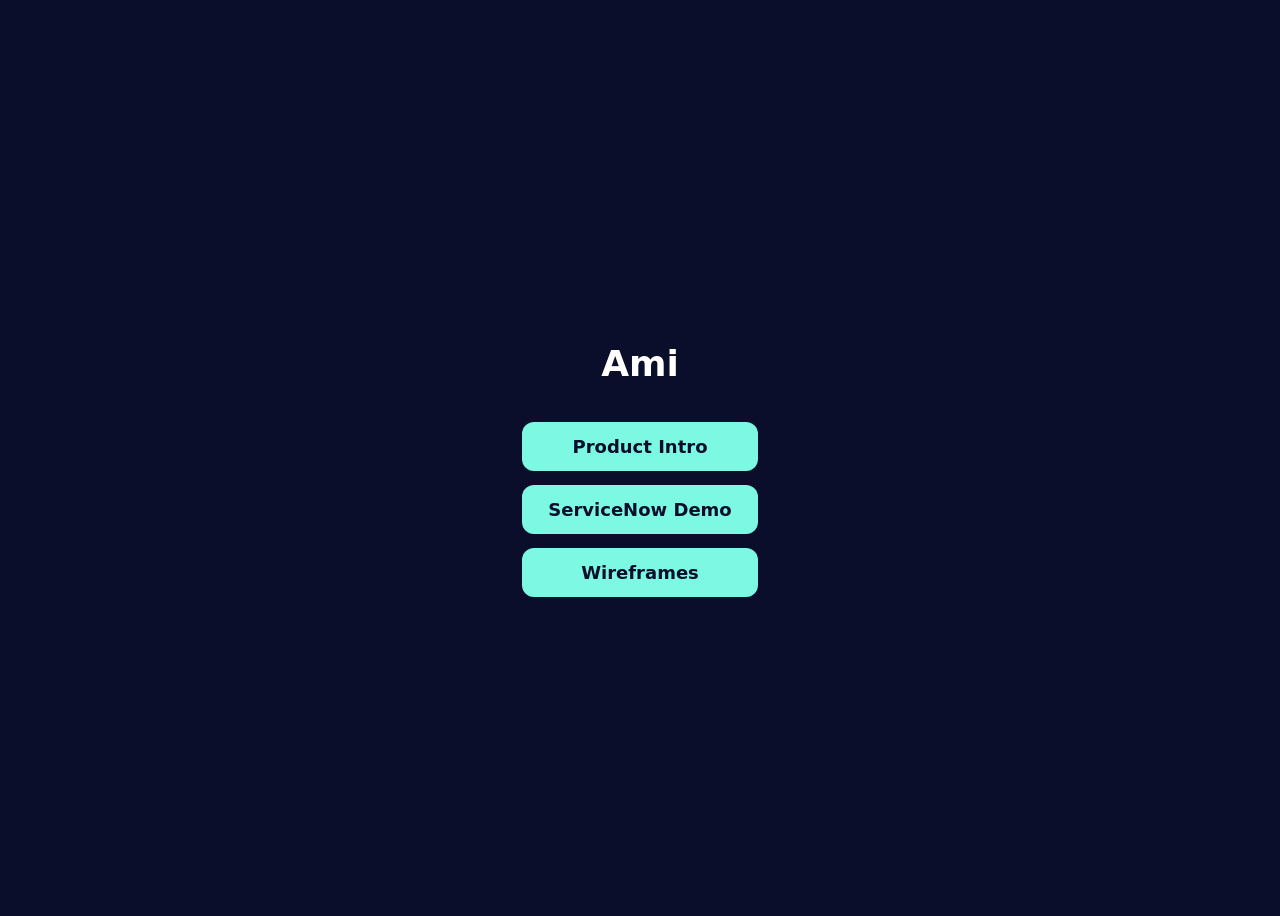
<file: index.html>
﻿<!doctype html><meta charset="utf-8"><meta name="viewport" content="width=device-width,initial-scale=1">
<title>Ami</title>
<style>body{font:18px system-ui;background:#0A0E2A;color:#fff;display:grid;place-content:center;min-height:100vh;gap:14px;text-align:center}
a{color:#0A0E2A;background:#7DF9E3;padding:14px 26px;border-radius:12px;text-decoration:none;font-weight:800}</style>
<h1>Ami</h1>
<a href="apps/product-intro/">Product Intro</a>
<a href="apps/servicenow-demo/">ServiceNow Demo</a>
<a href="design-handoff/wireframes/01-employee-center-home.html">Wireframes</a>
</file>
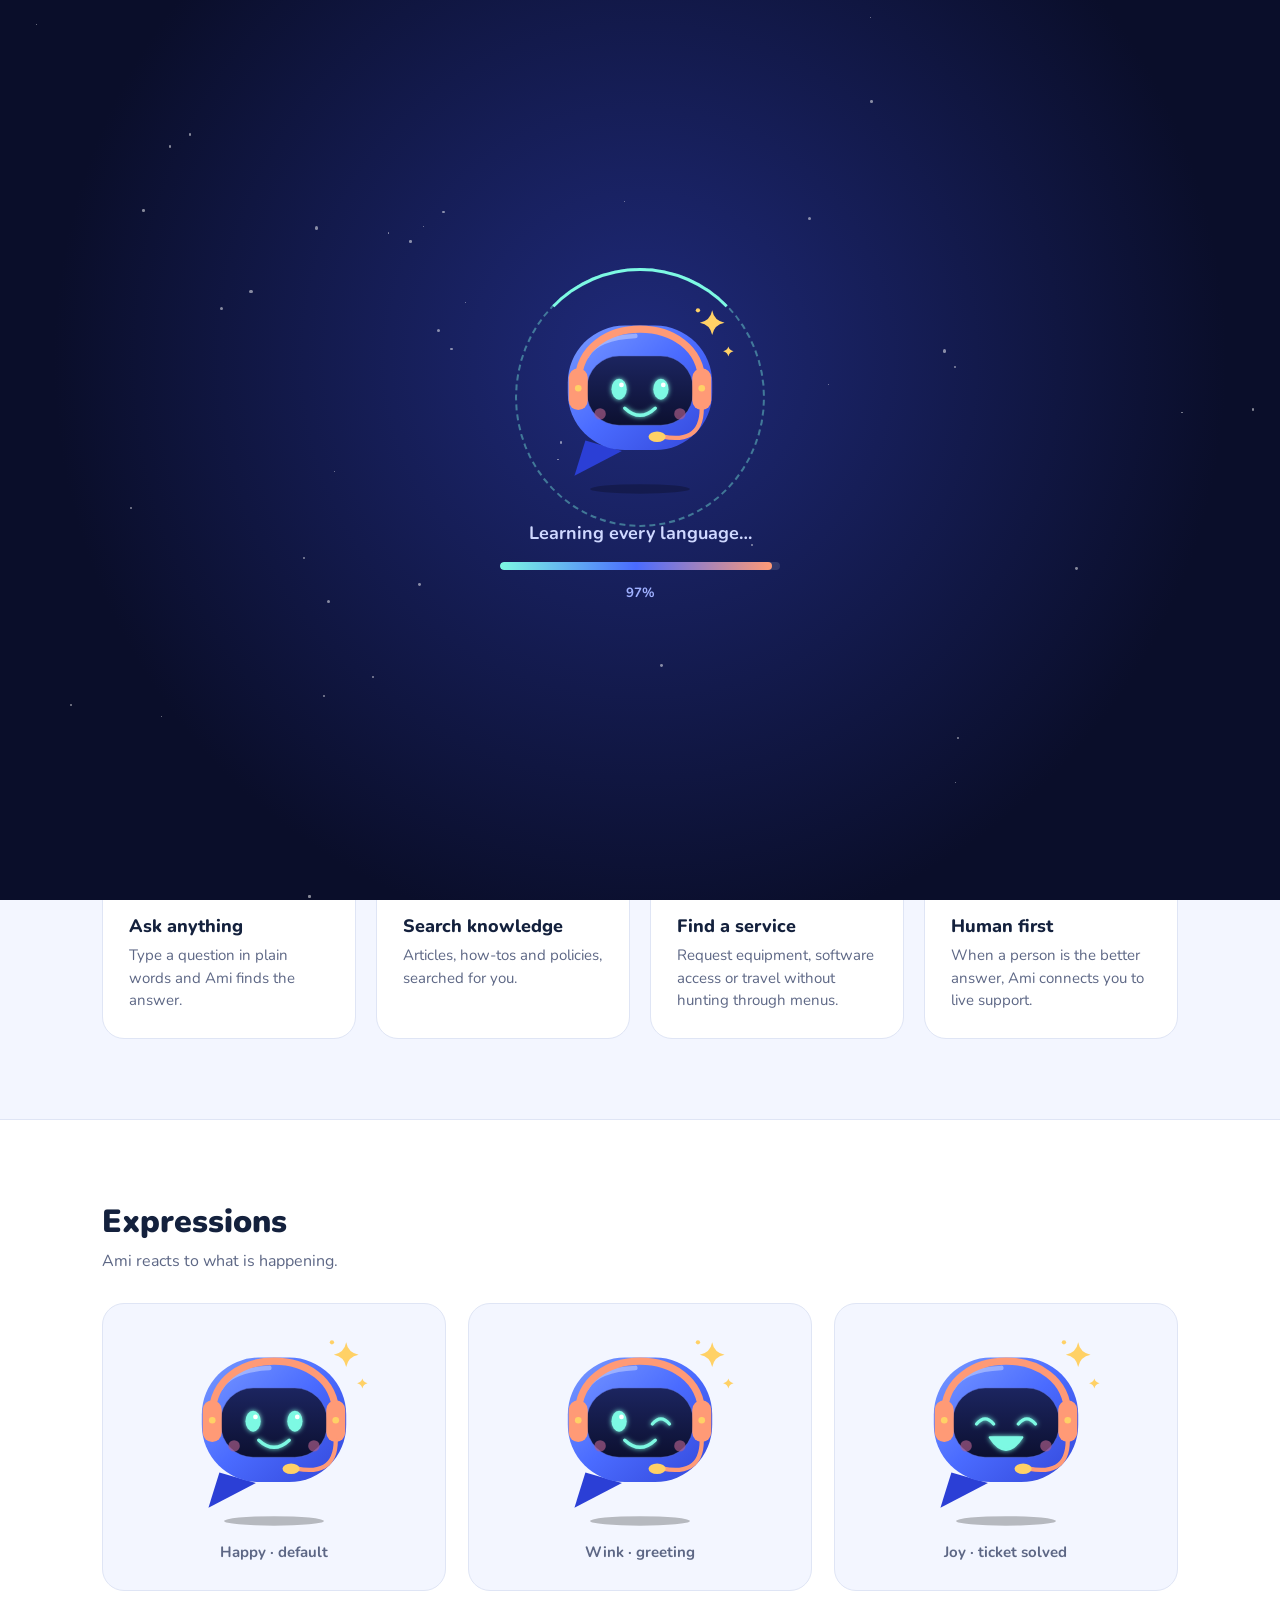
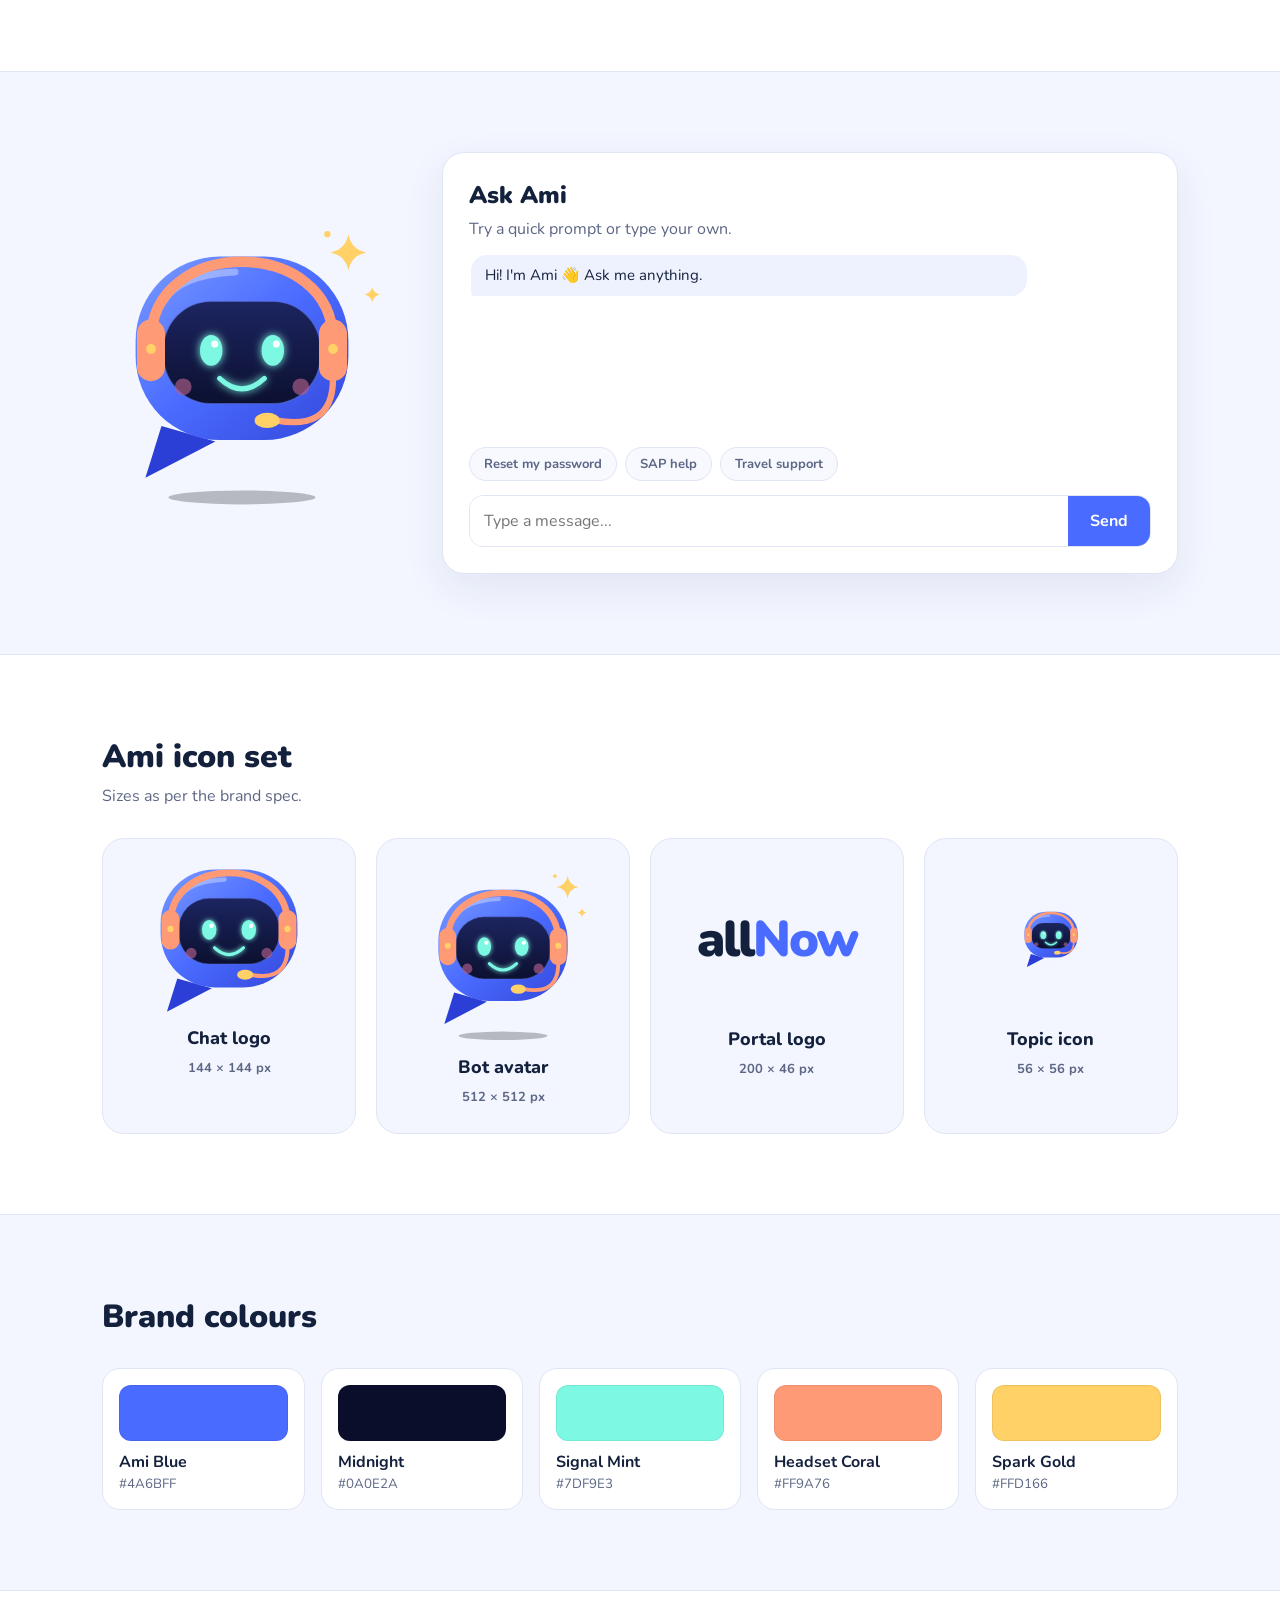
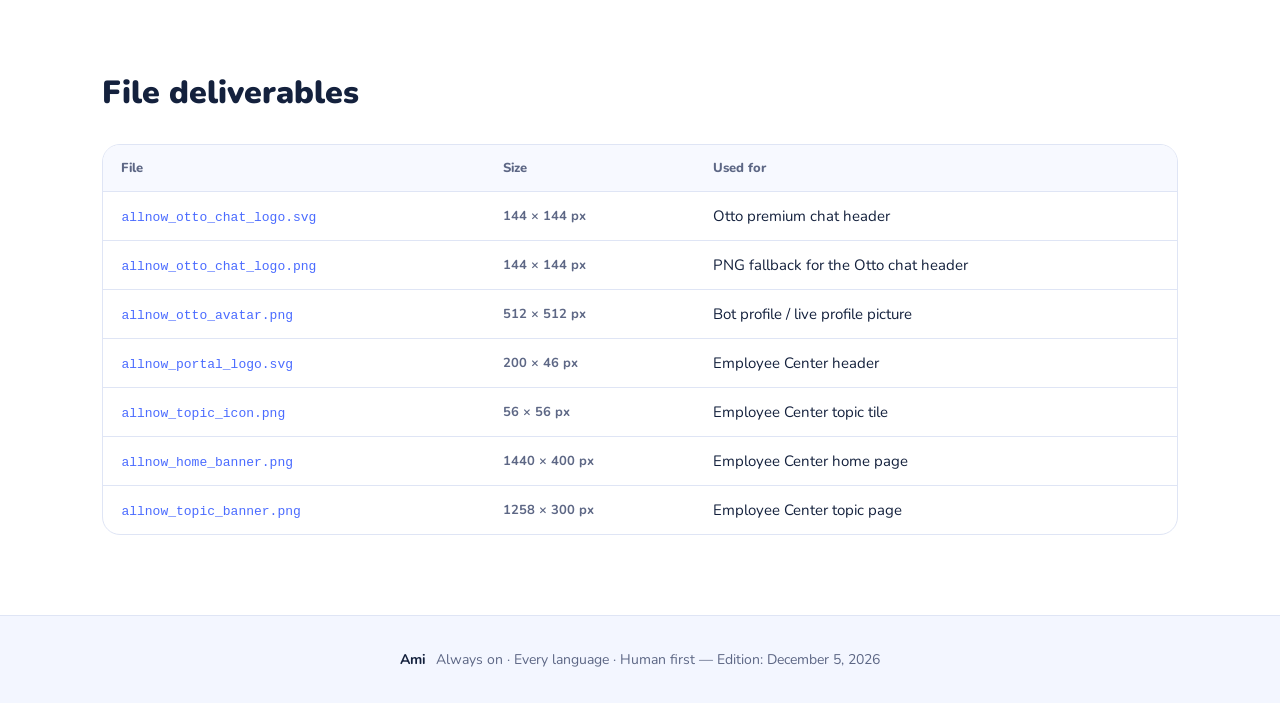
<file: apps/product-intro/index.html>
<!doctype html>
<html lang="en">
<head>
  <meta charset="utf-8">
  <meta name="viewport" content="width=device-width,initial-scale=1">
  <title>Ami · Product introduction</title>
  <link rel="preconnect" href="https://fonts.googleapis.com">
  <link rel="preconnect" href="https://fonts.gstatic.com" crossorigin>
  <link href="https://fonts.googleapis.com/css2?family=Nunito:wght@500;700;900&display=swap" rel="stylesheet">
  <link rel="stylesheet" href="styles.css">
</head>
<body class="is-loading">

  <!-- Loading screen -->
  <div id="loader" role="status" aria-live="polite">
    <div class="starfield"></div>
    <div class="loader-ami" data-ami data-loading></div>
    <p class="loader-text" id="loaderText">Waking up Ami…</p>
    <div class="bar"><span id="barFill"></span></div>
    <small id="barPct">0%</small>
  </div>

  <header class="nav">
    <a class="brand" href="#top"><span class="brand-ami" data-ami data-tight data-calm></span><b>Ami</b></a>
    <nav>
      <a href="#overview" data-i18n="n1">Overview</a>
      <a href="#expressions" data-i18n="n2">Expressions</a>
      <a href="#try" data-i18n="n3">Ask Ami</a>
      <a href="#brand" data-i18n="n4">Brand</a>
      <a href="#files" data-i18n="n5">Files</a>
    </nav>
    <label class="lang">
      <span class="sr" data-i18n="lang_label">Language</span>
      <span aria-hidden="true">🌐</span>
      <select id="lang"></select>
    </label>
  </header>

  <main id="top">
    <!-- Hero -->
    <section class="hero">
      <div class="starfield"></div>
      <div class="hero-ami" id="heroAmi" data-ami></div>
      <div class="hero-copy">
        <p class="eyebrow" data-i18n="eyebrow">Product introduction</p>
        <h1>Ami<i class="spark-dot"></i></h1>
        <p class="tagline" data-i18n="tagline">Your digital service desk colleague</p>
        <div class="pills">
          <span class="pill mint" data-i18n="p1">Always on</span>
          <span class="pill gold" data-i18n="p2">Every language</span>
          <span class="pill coral" data-i18n="p3">Human first</span>
        </div>
        <a class="cta" href="#try" data-i18n="cta">Try Ami</a>
        <p class="locale-chip" id="localeChip"></p>
        <p class="hint" data-i18n="hint">Move your mouse, hover or click Ami</p>
      </div>
    </section>

    <!-- Overview -->
    <section id="overview" class="section">
      <div class="head reveal">
        <h2 data-i18n="over_t">What Ami does</h2>
        <p data-i18n="over_s"></p>
      </div>
      <div class="feat">
        <article class="card reveal"><i>💬</i><h3 data-i18n="c1t"></h3><p data-i18n="c1d"></p></article>
        <article class="card reveal"><i>🔎</i><h3 data-i18n="c2t"></h3><p data-i18n="c2d"></p></article>
        <article class="card reveal"><i>🧭</i><h3 data-i18n="c3t"></h3><p data-i18n="c3d"></p></article>
        <article class="card reveal"><i>🤝</i><h3 data-i18n="c4t"></h3><p data-i18n="c4d"></p></article>
      </div>
    </section>

    <!-- Expressions -->
    <section id="expressions" class="section alt">
      <div class="head reveal">
        <h2 data-i18n="exp_t">Expressions</h2>
        <p data-i18n="exp_s"></p>
      </div>
      <div class="cards3">
        <article class="card center reveal"><div class="ex" data-ami data-calm data-base="happy"></div><p data-i18n="e1"></p></article>
        <article class="card center reveal"><div class="ex" data-ami data-calm data-base="wink"></div><p data-i18n="e2"></p></article>
        <article class="card center reveal"><div class="ex" data-ami data-calm data-base="joy"></div><p data-i18n="e3"></p></article>
      </div>
    </section>

    <!-- Chat demo -->
    <section id="try" class="section try">
      <div class="try-ami reveal" id="tryAmi" data-ami data-calm></div>
      <div class="panel reveal">
        <h2 data-i18n="try_t">Ask Ami</h2>
        <p class="sub" data-i18n="try_s"></p>
        <div class="msgs" id="msgs">
          <div class="msg bot" data-i18n="greet"></div>
        </div>
        <div class="quick">
          <button type="button" data-q="1" data-i18n="q1"></button>
          <button type="button" data-q="2" data-i18n="q2"></button>
          <button type="button" data-q="3" data-i18n="q3"></button>
        </div>
        <form id="form" autocomplete="off">
          <input id="q" data-i18n-ph="ph" aria-label="Message">
          <button data-i18n="send">Send</button>
        </form>
      </div>
    </section>

    <!-- Icon set (brand spec sizes) -->
    <section id="icons" class="section alt">
      <div class="head reveal">
        <h2 data-i18n="icons_t">Ami icon set</h2>
        <p data-i18n="icons_s"></p>
      </div>
      <div class="icons">
        <article class="card center reveal">
          <div class="ico chat" data-ami data-tight data-calm></div>
          <h3 data-i18n="i1"></h3><small class="dim" data-w="144" data-h="144"></small>
        </article>
        <article class="card center reveal">
          <div class="ico avatar" data-ami data-calm></div>
          <h3 data-i18n="i2"></h3><small class="dim" data-w="512" data-h="512"></small>
        </article>
        <article class="card center reveal">
          <div class="ico portal"><span class="wordmark" dir="ltr"><span>all</span><b>Now</b></span></div>
          <h3 data-i18n="i3"></h3><small class="dim" data-w="200" data-h="46"></small>
        </article>
        <article class="card center reveal">
          <div class="ico topic" data-ami data-tight data-calm></div>
          <h3 data-i18n="i4"></h3><small class="dim" data-w="56" data-h="56"></small>
        </article>
      </div>
    </section>

    <!-- Brand colours -->
    <section id="brand" class="section">
      <div class="head reveal"><h2 data-i18n="brand_t">Brand colours</h2></div>
      <div class="swatches">
        <div class="reveal"><i style="background:#4A6BFF"></i><b>Ami Blue</b><small dir="ltr">#4A6BFF</small></div>
        <div class="reveal"><i style="background:#0A0E2A"></i><b>Midnight</b><small dir="ltr">#0A0E2A</small></div>
        <div class="reveal"><i style="background:#7DF9E3"></i><b>Signal Mint</b><small dir="ltr">#7DF9E3</small></div>
        <div class="reveal"><i style="background:#FF9A76"></i><b>Headset Coral</b><small dir="ltr">#FF9A76</small></div>
        <div class="reveal"><i style="background:#FFD166"></i><b>Spark Gold</b><small dir="ltr">#FFD166</small></div>
      </div>
    </section>

    <!-- File deliverables -->
    <section id="files" class="section alt">
      <div class="head reveal"><h2 data-i18n="files_t">File deliverables</h2></div>
      <div class="table-wrap reveal">
        <table>
          <thead><tr><th data-i18n="th1">File</th><th data-i18n="th2">Size</th><th data-i18n="th3">Used for</th></tr></thead>
          <tbody>
            <tr><td><code dir="ltr">allnow_otto_chat_logo.svg</code></td><td class="dim" data-w="144" data-h="144"></td><td data-i18n="u1"></td></tr>
            <tr><td><code dir="ltr">allnow_otto_chat_logo.png</code></td><td class="dim" data-w="144" data-h="144"></td><td data-i18n="u2"></td></tr>
            <tr><td><code dir="ltr">allnow_otto_avatar.png</code></td><td class="dim" data-w="512" data-h="512"></td><td data-i18n="u3"></td></tr>
            <tr><td><code dir="ltr">allnow_portal_logo.svg</code></td><td class="dim" data-w="200" data-h="46"></td><td data-i18n="u4"></td></tr>
            <tr><td><code dir="ltr">allnow_topic_icon.png</code></td><td class="dim" data-w="56" data-h="56"></td><td data-i18n="u5"></td></tr>
            <tr><td><code dir="ltr">allnow_home_banner.png</code></td><td class="dim" data-w="1440" data-h="400"></td><td data-i18n="u6"></td></tr>
            <tr><td><code dir="ltr">allnow_topic_banner.png</code></td><td class="dim" data-w="1258" data-h="300"></td><td data-i18n="u7"></td></tr>
          </tbody>
        </table>
      </div>
    </section>
  </main>

  <footer><b>Ami</b> <span id="footMeta"></span></footer>

  <script src="i18n.js"></script>
  <script src="app.js" defer></script>
</body>
</html>
</file>
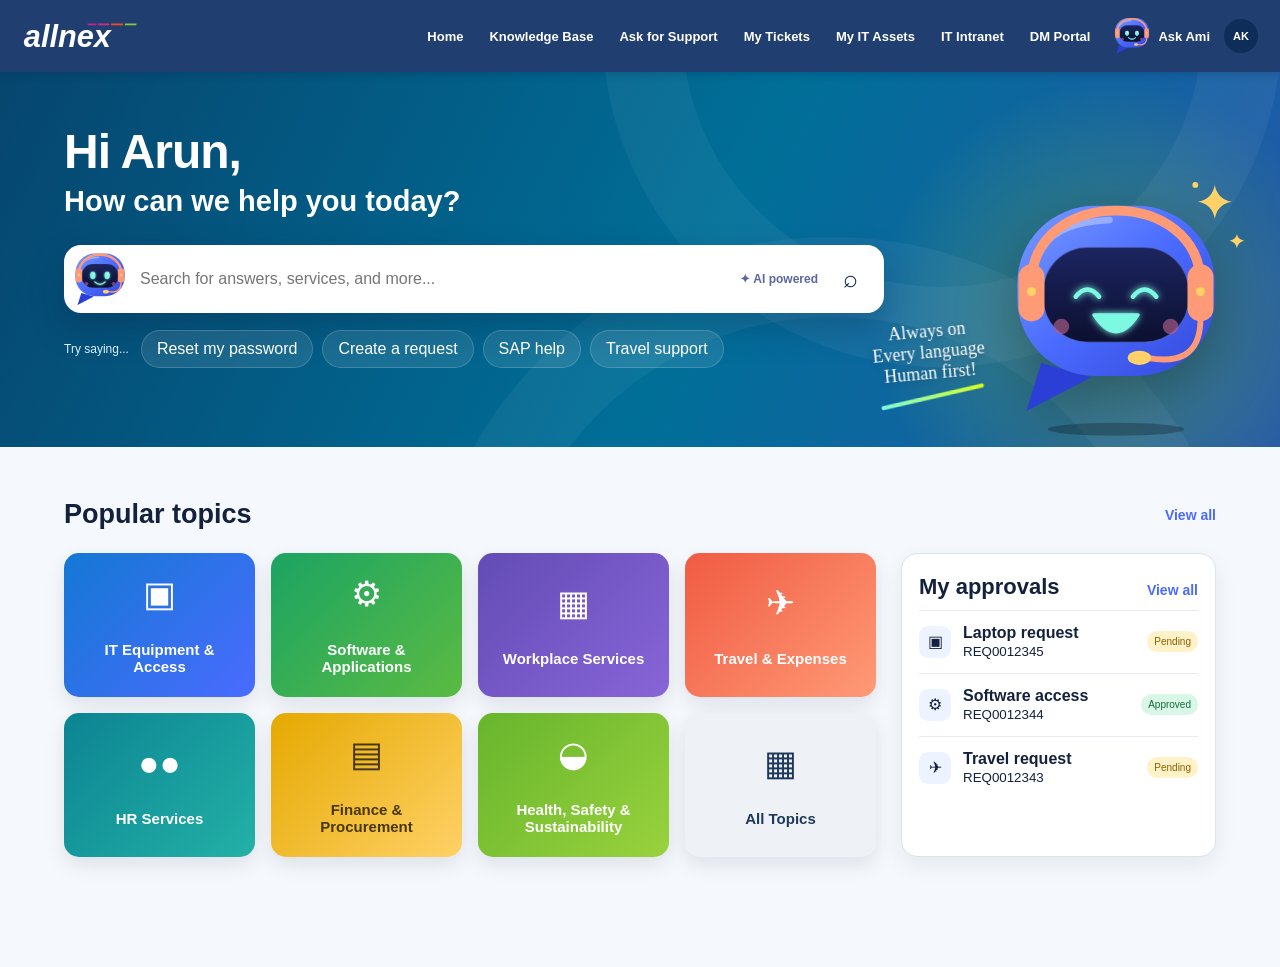
<file: apps/servicenow-demo/index.html>
<!doctype html>
<html lang="en">
<head>
<meta charset="utf-8">
<meta name="viewport" content="width=device-width,initial-scale=1">
<title>allnex Employee Center - Ami</title>
<link rel="stylesheet" href="styles.css">
</head>
<body class="loaded">

<header class="top">
  <div class="logo" aria-label="allnex"><svg viewBox="0 0 330 112" preserveAspectRatio="xMidYMid meet"><text x="5" y="87" font-family="Arial,Helvetica,sans-serif" font-weight="900" font-style="italic" font-size="86" fill="#fff">allnex</text><rect x="183" y="21" width="25" height="5" fill="#b52b91"/><rect x="213" y="21" width="31" height="5" fill="#d42b81"/><rect x="249" y="21" width="34" height="5" fill="#ef4c23"/><rect x="288" y="21" width="32" height="5" fill="#8fc63f"/></svg></div>
  <nav class="nav"><button>Home</button><button>Knowledge Base</button><button>Ask for Support</button><button>My Tickets</button><button>My IT Assets</button><button>IT Intranet</button><button>DM Portal</button></nav>
  <div class="nav-icons">
    <button class="ask-top" id="topAmi"><span class="ami-slot" data-ami data-tight data-calm></span><span class="txt">Ask Ami</span></button>
    <div class="avatar">AK</div>
  </div>
</header>

<section class="hero">
  <div class="hero-copy">
    <h1>Hi Arun,</h1>
    <h2>How can we help you today?</h2>
    <form class="search" id="searchForm">
      <span class="search-logo" data-ami data-tight data-calm></span>
      <input id="searchInput" placeholder="Search for answers, services, and more..." aria-label="Search">
      <span class="ai-powered">✦ AI powered</span>
      <button class="search-btn" aria-label="Search">⌕</button>
    </form>
    <div class="chips"><span>Try saying...</span><button class="chip" type="button">Reset my password</button><button class="chip" type="button">Create a request</button><button class="chip" type="button">SAP help</button><button class="chip" type="button">Travel support</button></div>
  </div>
  <div class="hero-slogan"><i>Always on</i><i>Every language</i><i>Human first!</i></div>
  <div class="bot-hero" id="heroBot" data-ami></div>
</section>

<main class="main">
  <div class="title-row"><h2>Popular topics</h2><span class="view">View all</span></div>
  <div class="gridwrap">
    <section class="topics">
      <button class="tile blue"><span class="ti">▣</span><span class="tl">IT Equipment & Access</span></button>
      <button class="tile green"><span class="ti">⚙</span><span class="tl">Software & Applications</span></button>
      <button class="tile purple"><span class="ti">▦</span><span class="tl">Workplace Services</span></button>
      <button class="tile orange"><span class="ti">✈</span><span class="tl">Travel & Expenses</span></button>
      <button class="tile teal"><span class="ti">●●</span><span class="tl">HR Services</span></button>
      <button class="tile yellow"><span class="ti">▤</span><span class="tl">Finance & Procurement</span></button>
      <button class="tile lime"><span class="ti">◒</span><span class="tl">Health, Safety & Sustainability</span></button>
      <button class="tile plain"><span class="ti">▦</span><span class="tl">All Topics</span></button>
    </section>
    <aside class="panel">
      <div class="title-row"><h3>My approvals</h3><span class="view">View all</span></div>
      <div class="approval"><span class="apico">▣</span><span><b>Laptop request</b><br><small>REQ0012345</small></span><span class="status pending">Pending</span></div>
      <div class="approval"><span class="apico">⚙</span><span><b>Software access</b><br><small>REQ0012344</small></span><span class="status approved">Approved</span></div>
      <div class="approval"><span class="apico">✈</span><span><b>Travel request</b><br><small>REQ0012343</small></span><span class="status pending">Pending</span></div>
    </aside>
  </div>
</main>

<div class="greet" id="greet"><b>Hi! I’m Ami 👋</b><br>Your AI assistant for allnex.</div>
<button class="launcher" id="launcher" aria-label="Open Ami" aria-expanded="false"><span class="stars"><b>✦</b><b>✦</b><b>✦</b><b>✦</b></span><span class="ami-slot" data-ami data-tight data-launcher></span></button>

<section class="chat" id="chat" aria-hidden="true">
  <div class="chathead">
    <span class="ami-slot" id="chatAmi" data-ami data-tight data-calm></span>
    <div class="ct"><b>Ami</b><small>Your digital service desk colleague</small></div>
    <button class="close" id="close" aria-label="Close chat">×</button>
  </div>
  <div class="msgs" id="msgs">
    <div class="row"><span class="mini" data-ami data-tight data-calm></span><div class="msg">Hi Arun. Ask me a question, search knowledge, find a service, or let me connect you to support.</div></div>
  </div>
  <form class="compose" id="chatForm"><div class="entry"><input id="chatInput" placeholder="Type a message..."><button>➤</button></div></form>
</section>

<script src="app.js" defer></script>
</body>
</html>
</file>
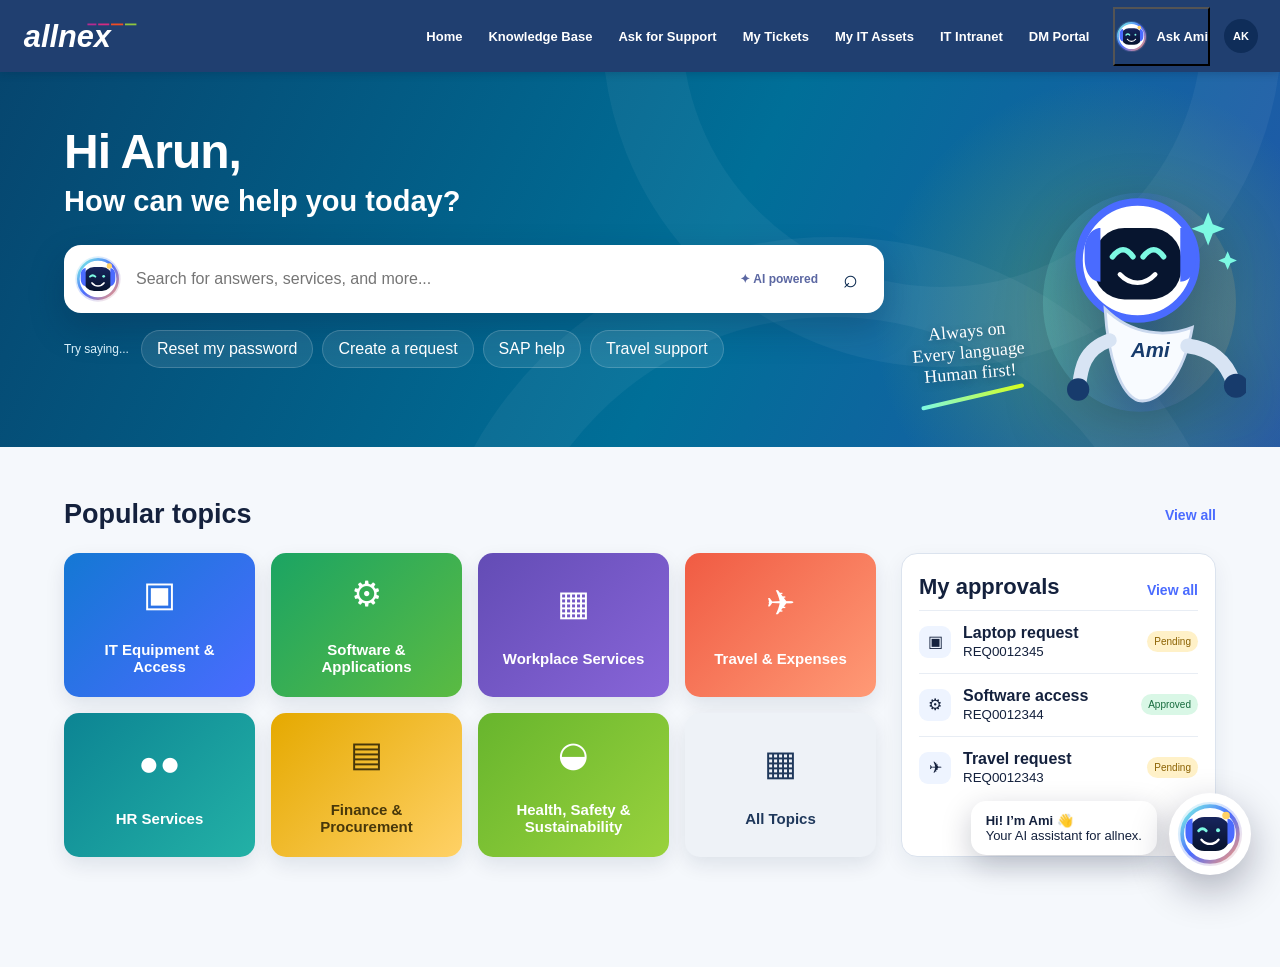
<file: design-handoff/reference/allnex_Ami_Employee_Center_Wireframe_v4.html>
<!doctype html><html lang="en"><head><meta charset="utf-8"><meta name="viewport" content="width=device-width,initial-scale=1"><title>allnex Employee Center - Ami</title>
<style>
:root{--navy:#173b6c;--deep:#061d3c;--blue:#4A6BFF;--mint:#7DF9E3;--coral:#FF9A76;--gold:#FFD166;--green:#8CC63E;--ink:#14213d;--muted:#667085;--line:#dbe3ee;--bg:#f5f8fc}*{box-sizing:border-box}body{margin:0;font-family:"Segoe UI",Arial,sans-serif;color:var(--ink);background:var(--bg)}button,input{font:inherit}.top{height:72px;background:#203f70;color:#fff;display:flex;align-items:center;padding:0 22px;gap:24px;position:sticky;top:0;z-index:30;box-shadow:0 2px 8px #071c3c33}.logo{width:122px;height:50px;display:flex;align-items:center;justify-content:flex-start;flex:0 0 auto}.logo svg{width:118px;height:auto;display:block}.nav{display:flex;align-items:center;justify-content:flex-end;gap:26px;flex:1}.nav button{border:0;background:transparent;color:#fff;font-weight:650;font-size:13px;cursor:pointer;padding:11px 0}.nav button:hover{color:var(--mint)}.nav-icons{display:flex;align-items:center;gap:14px}.ask-top{display:flex;align-items:center;gap:8px!important;padding:11px 0!important;border-radius:0!important;background:transparent!important;color:#fff!important;font-weight:650!important;font-size:13px!important}.avatar{width:34px;height:34px;border-radius:50%;background:#0f2d59;display:grid;place-items:center;font-size:11px;font-weight:800}.hero{position:relative;overflow:hidden;min-height:375px;background:radial-gradient(circle at 87% 66%,#8cc63e66 0,transparent 21%),linear-gradient(115deg,#06466f 0,#006f98 55%,#2457aa 100%);padding:56px clamp(28px,5vw,78px);color:#fff}.hero:before,.hero:after{content:"";position:absolute;border-radius:50%;border:80px solid #ffffff0c}.hero:before{width:520px;height:520px;left:47%;top:-385px}.hero:after{width:660px;height:660px;left:33%;bottom:-610px}.hero-copy{position:relative;z-index:2;max-width:820px}.hero h1{font-size:48px;letter-spacing:-1px;margin:0;font-weight:760;line-height:1.02}.hero h2{font-size:29px;margin:8px 0 27px;font-weight:560}.search{height:68px;background:#fff;border-radius:17px;display:flex;align-items:center;padding:0 14px 0 10px;gap:12px;box-shadow:0 15px 34px #071c3c40;max-width:820px}.search input{flex:1;border:0;outline:0;font-size:16px;color:#344054;min-width:50px}.search-logo{width:48px;height:48px;flex:0 0 auto}.ai-powered{display:flex;align-items:center;gap:6px;color:#5b67a2;font-size:12px;font-weight:700;white-space:nowrap}.search-btn{width:40px;height:40px;border:0;background:#fff;color:#08274d;font-size:25px;cursor:pointer}.chips{position:relative;z-index:2;display:flex;gap:9px;align-items:center;flex-wrap:wrap;margin-top:17px}.chips span{font-size:12px;color:#d9f0fa;margin-right:3px}.chip{border:1px solid #ffffff2c;background:#ffffff18;color:#fff;border-radius:19px;padding:9px 15px;cursor:pointer}.chip:hover{background:#ffffff2f}.hero-slogan{position:absolute;z-index:5;right:255px;bottom:48px;color:#fff;transform:rotate(-5deg);font-family:"Segoe Print","Comic Sans MS",cursive;font-size:18px;line-height:1.18;text-align:center;text-shadow:0 2px 8px #001a3d55}.hero-slogan i{display:block;font-style:normal}.hero-slogan:after{content:"";display:block;width:105px;height:4px;background:linear-gradient(90deg,var(--mint),#d8ff19);border-radius:9px;margin:10px auto 0;transform:rotate(-8deg)}.bot-hero{position:absolute;z-index:4;right:34px;bottom:12px;width:215px;height:260px;filter:drop-shadow(0 18px 30px #00152b66)}.bot-hero svg{width:100%;height:100%}.main{padding:30px clamp(24px,5vw,78px) 110px}.title-row{display:flex;align-items:center;justify-content:space-between}.title-row h2{font-size:27px}.view{color:#4a6bff;font-weight:700;font-size:14px}.gridwrap{display:grid;grid-template-columns:minmax(0,1fr) 315px;gap:25px}.topics{display:grid;grid-template-columns:repeat(4,1fr);gap:16px}.tile{min-height:144px;border:0;border-radius:15px;color:#fff;text-align:center;padding:18px;cursor:pointer;box-shadow:0 8px 20px #091d3a19;transition:.18s}.tile:hover{transform:translateY(-3px);box-shadow:0 14px 25px #091d3a26}.ti{display:block;font-size:35px}.tl{display:block;font-weight:750;margin-top:27px;font-size:15px}.blue{background:linear-gradient(135deg,#1478d4,#4A6BFF)}.green{background:linear-gradient(135deg,#1ba463,#5bbb42)}.purple{background:linear-gradient(135deg,#634cb5,#8865d8)}.orange{background:linear-gradient(135deg,#f05b43,#FF9A76)}.teal{background:linear-gradient(135deg,#0c8493,#23b1a6)}.yellow{background:linear-gradient(135deg,#e5a900,#FFD166);color:#47370a}.lime{background:linear-gradient(135deg,#67b52d,#99d23d)}.plain{background:#eef2f7;color:#1f385b}.panel{background:#fff;border:1px solid var(--line);border-radius:16px;padding:17px;box-shadow:0 8px 22px #10254c12}.panel h3{margin:3px 0 10px;font-size:22px}.approval{display:grid;grid-template-columns:35px 1fr auto;gap:9px;padding:13px 0;border-top:1px solid #e8edf4;align-items:center}.approval:first-of-type{border-top:0}.apico{width:32px;height:32px;border-radius:9px;background:#eef4ff;display:grid;place-items:center}.status{font-size:10px;padding:5px 7px;border-radius:12px}.pending{background:#fff1c8;color:#8b6100}.approved{background:#d9f7e6;color:#166b3d}.launcher{position:fixed;right:29px;bottom:25px;width:82px;height:82px;border:0;border-radius:50%;background:#fff;box-shadow:0 15px 40px #0a0e2a4f;z-index:60;cursor:pointer;display:grid;place-items:center;animation:enter 1.3s cubic-bezier(.16,1.25,.33,1) both}.launcher .face{width:68px;height:68px}.stars{position:absolute;inset:-28px;pointer-events:none}.stars b{position:absolute;font-weight:400;color:var(--mint);text-shadow:0 0 10px currentColor;opacity:0}.stars b:nth-child(1){right:1px;top:1px;font-size:24px;animation:twinkle 2.4s .4s infinite}.stars b:nth-child(2){right:-8px;top:34px;color:var(--gold);font-size:15px;animation:twinkle 2.1s 1s infinite}.stars b:nth-child(3){left:5px;top:-3px;color:#fff;font-size:12px;animation:twinkle 1.9s 1.45s infinite}.stars b:nth-child(4){left:-9px;bottom:8px;color:var(--coral);font-size:11px;animation:twinkle 2.3s .75s infinite}.greet{position:fixed;right:123px;bottom:45px;background:#fff;padding:12px 15px;border-radius:15px;box-shadow:0 10px 30px #0a0e2a38;z-index:55;font-size:13px;animation:greet 1s 1s both}.chat{position:fixed;right:27px;bottom:120px;width:min(390px,calc(100vw - 28px));height:610px;max-height:calc(100vh - 140px);background:#fff;border-radius:20px;box-shadow:0 25px 70px #0a0e2a59;z-index:70;overflow:hidden;display:flex;flex-direction:column;opacity:0;transform:translateY(28px) scale(.96);pointer-events:none;transition:.25s}.chat.open{opacity:1;transform:none;pointer-events:auto}.chathead{height:78px;background:linear-gradient(110deg,#09224b,#274c9c);display:flex;align-items:center;padding:0 15px;color:#fff;gap:11px}.chathead .face{width:50px;height:50px}.ct{flex:1}.ct b{display:block;font-size:18px}.ct small{color:#d8e3ff}.close{width:34px;height:34px;border:0;border-radius:9px;background:#ffffff18;color:#fff;font-size:20px;cursor:pointer}.msgs{flex:1;padding:17px;background:#f8f9fc;overflow:auto}.row{display:flex;gap:8px;margin:12px 0;align-items:flex-end}.row.me{justify-content:flex-end}.mini{width:29px;height:29px}.msg{max-width:80%;padding:11px 13px;border-radius:14px;border:1px solid #e0e5ed;background:#fff;font-size:14px;line-height:1.4}.row.me .msg{background:#173b6c;color:#fff;border-color:#173b6c}.compose{padding:12px;border-top:1px solid #e2e8f0}.entry{display:flex;border:1px solid #cdd5e0;border-radius:12px;overflow:hidden}.entry input{flex:1;border:0;outline:0;padding:13px}.entry button{width:48px;border:0;background:var(--blue);color:#fff;cursor:pointer}@keyframes amiIdle{0%,100%{transform:translateY(0) rotate(0)}50%{transform:translateY(-5px) rotate(-2deg)}}.launcher.idle{animation:amiIdle 1.15s ease-in-out 1}.launcher.wink .face{transform:scale(1.03)}.launcher .face{transition:transform .18s ease}@keyframes enter{0%{opacity:0;transform:translate(80px,45px) scale(.2) rotate(25deg)}56%{opacity:1;transform:translate(-8px,-8px) scale(1.12) rotate(-6deg)}78%{transform:translate(3px,2px) scale(.96) rotate(2deg)}100%{transform:none}}@keyframes float{0%,100%{transform:translateY(0)}50%{transform:translateY(-6px)}}@keyframes twinkle{0%,32%,100%{opacity:0;transform:scale(.3) rotate(0)}48%{opacity:1;transform:scale(1.35) rotate(25deg)}65%{opacity:.45;transform:scale(.8) rotate(55deg)}}@keyframes greet{from{opacity:0;transform:translateX(20px)}to{opacity:1;transform:none}}@media(max-width:1050px){.nav button:not(.ask-top){display:none}.topics{grid-template-columns:repeat(2,1fr)}.gridwrap{grid-template-columns:1fr}.hero-slogan{right:220px}.bot-hero{right:10px;width:190px}}@media(max-width:700px){.logo{width:90px}.logo svg{width:88px}.top{padding:0 13px}.hero{padding:38px 20px 150px}.hero h1{font-size:38px}.hero h2{font-size:23px}.hero-slogan{left:22px;right:auto;bottom:35px}.bot-hero{width:145px;height:175px;right:8px}.topics{grid-template-columns:1fr 1fr}.ai-powered{display:none}.greet{display:none}}@media(max-width:470px){.topics{grid-template-columns:1fr}.ask-top span.txt{display:none}}@media(prefers-reduced-motion:reduce){.launcher,.stars b,.greet{animation:none}}
</style></head><body>
<header class="top"><div class="logo" aria-label="allnex"><svg viewBox="0 0 330 112" preserveAspectRatio="xMidYMid meet"><text x="5" y="87" font-family="Arial,Helvetica,sans-serif" font-weight="900" font-style="italic" font-size="86" fill="#fff">allnex</text><rect x="183" y="21" width="25" height="5" fill="#b52b91"/><rect x="213" y="21" width="31" height="5" fill="#d42b81"/><rect x="249" y="21" width="34" height="5" fill="#ef4c23"/><rect x="288" y="21" width="32" height="5" fill="#8fc63f"/></svg></div><nav class="nav"><button>Home</button><button>Knowledge Base</button><button>Ask for Support</button><button>My Tickets</button><button>My IT Assets</button><button>IT Intranet</button><button>DM Portal</button></nav><div class="nav-icons"><button class="ask-top" id="topAmi"><span class="face" data-face style="width:33px;height:33px"></span><span class="txt">Ask Ami</span></button><div class="avatar">AK</div></div></header>
<section class="hero"><div class="hero-copy"><h1>Hi Arun,</h1><h2>How can we help you today?</h2><form class="search" id="searchForm"><span class="search-logo" data-face></span><input id="searchInput" placeholder="Search for answers, services, and more..." aria-label="Search"><span class="ai-powered">✦ AI powered</span><button class="search-btn" aria-label="Search">⌕</button></form><div class="chips"><span>Try saying...</span><button class="chip" type="button">Reset my password</button><button class="chip" type="button">Create a request</button><button class="chip" type="button">SAP help</button><button class="chip" type="button">Travel support</button></div></div><div class="hero-slogan"><i>Always on</i><i>Every language</i><i>Human first!</i></div><div class="bot-hero" data-bot></div></section>
<main class="main"><div class="title-row"><h2>Popular topics</h2><span class="view">View all</span></div><div class="gridwrap"><section class="topics"><button class="tile blue"><span class="ti">▣</span><span class="tl">IT Equipment & Access</span></button><button class="tile green"><span class="ti">⚙</span><span class="tl">Software & Applications</span></button><button class="tile purple"><span class="ti">▦</span><span class="tl">Workplace Services</span></button><button class="tile orange"><span class="ti">✈</span><span class="tl">Travel & Expenses</span></button><button class="tile teal"><span class="ti">●●</span><span class="tl">HR Services</span></button><button class="tile yellow"><span class="ti">▤</span><span class="tl">Finance & Procurement</span></button><button class="tile lime"><span class="ti">◒</span><span class="tl">Health, Safety & Sustainability</span></button><button class="tile plain"><span class="ti">▦</span><span class="tl">All Topics</span></button></section><aside class="panel"><div class="title-row"><h3>My approvals</h3><span class="view">View all</span></div><div class="approval"><span class="apico">▣</span><span><b>Laptop request</b><br><small>REQ0012345</small></span><span class="status pending">Pending</span></div><div class="approval"><span class="apico">⚙</span><span><b>Software access</b><br><small>REQ0012344</small></span><span class="status approved">Approved</span></div><div class="approval"><span class="apico">✈</span><span><b>Travel request</b><br><small>REQ0012343</small></span><span class="status pending">Pending</span></div></aside></div></main>
<div class="greet" id="greet"><b>Hi! I’m Ami 👋</b><br>Your AI assistant for allnex.</div><button class="launcher" id="launcher" aria-label="Open Ami" aria-expanded="false"><span class="stars"><b>✦</b><b>✦</b><b>✦</b><b>✦</b></span><span class="face" data-face></span></button>
<section class="chat" id="chat" aria-hidden="true"><div class="chathead"><span class="face" data-face></span><div class="ct"><b>Ami</b><small>Your digital service desk colleague</small></div><button class="close" id="close">×</button></div><div class="msgs" id="msgs"><div class="row"><span class="face mini" data-face></span><div class="msg">Hi Arun. Ask me a question, search knowledge, find a service, or let me connect you to support.</div></div></div><form class="compose" id="chatForm"><div class="entry"><input id="chatInput" placeholder="Type a message..."><button>➤</button></div></form></section>
<script>
const face=`<svg viewBox="0 0 144 144" xmlns="http://www.w3.org/2000/svg"><defs><linearGradient id="r" x1="0" x2="1" y1="0" y2="1"><stop stop-color="#7DF9E3"/><stop offset=".5" stop-color="#4A6BFF"/><stop offset="1" stop-color="#FF9A76"/></linearGradient><linearGradient id="d" x1="0" y1="0" x2="0" y2="1"><stop stop-color="#17255d"/><stop offset="1" stop-color="#06132e"/></linearGradient></defs><circle cx="72" cy="72" r="68" fill="url(#r)" opacity=".24"/><circle cx="72" cy="72" r="59" fill="#fff" stroke="url(#r)" stroke-width="8"/><rect x="29" y="36" width="86" height="72" rx="31" fill="url(#d)"/><path d="M20 61c0-13 7-22 15-22v54c-9 0-15-9-15-23zm104 0c0-13-7-22-15-22v54c9 0 15-9 15-23z" fill="#4A6BFF"/><path d="M48 65c5-5 11-5 16 0" fill="none" stroke="#7DF9E3" stroke-width="6" stroke-linecap="round"/><circle cx="89" cy="64" r="4.2" fill="#7DF9E3"/><path d="M54 84c10 12 26 12 36 0" fill="none" stroke="#fff" stroke-width="5" stroke-linecap="round"/><circle cx="106" cy="33" r="8" fill="#FFD166"/></svg>`;
const winkFace=face.replace('<path d="M48 65c5-5 11-5 16 0" fill="none" stroke="#7DF9E3" stroke-width="6" stroke-linecap="round"/><circle cx="89" cy="64" r="4.2" fill="#7DF9E3"/>','<path d="M46 65c6 6 13 6 19 0" fill="none" stroke="#7DF9E3" stroke-width="6" stroke-linecap="round"/><circle cx="89" cy="64" r="4.2" fill="#7DF9E3"/>');
  const bot=`<svg viewBox="0 0 230 280" xmlns="http://www.w3.org/2000/svg"><defs><linearGradient id="gl" x1="0" x2="1"><stop stop-color="#7DF9E3" stop-opacity=".65"/><stop offset=".55" stop-color="#4A6BFF" stop-opacity=".6"/><stop offset="1" stop-color="#FFD166" stop-opacity=".45"/></linearGradient></defs><ellipse cx="116" cy="137" rx="104" ry="118" fill="url(#gl)" opacity=".28"/><g transform="translate(42 20)"><circle cx="72" cy="72" r="63" fill="#fff" stroke="#4A6BFF" stroke-width="8"/><rect x="25" y="37" width="94" height="77" rx="33" fill="#07152f"/><path d="M15 61c0-14 8-24 17-24v58c-10 0-17-10-17-25zm120 0c0-14-8-24-17-24v58c10 0 17-10 17-25z" fill="#4A6BFF"/><path d="M45 68c8-10 15-10 22 0m11 0c8-10 15-10 22 0" fill="none" stroke="#7DF9E3" stroke-width="6" stroke-linecap="round"/><path d="M53 87c11 12 27 12 38 0" fill="none" stroke="#fff" stroke-width="5" stroke-linecap="round"/><path d="M37 124c3 53 17 93 36 99 22 4 49-27 58-79-28 11-65 9-94-20z" fill="#f8fbff" stroke="#cad8ee" stroke-width="3"/><text x="65" y="176" font-family="Segoe UI,Arial" font-size="22" font-style="italic" font-weight="800" fill="#173b6c">Ami</text><path d="M126 164c31 4 43 22 49 39" fill="none" stroke="#d8e4f4" stroke-width="16" stroke-linecap="round"/><circle cx="178" cy="207" r="13" fill="#173b6c"/><path d="M42 158c-28 10-31 31-33 49" fill="none" stroke="#d8e4f4" stroke-width="15" stroke-linecap="round"/><circle cx="8" cy="211" r="12" fill="#173b6c"/></g><g fill="#7DF9E3"><path d="M190 40l5 13 13 5-13 5-5 13-5-13-13-5 13-5z"/><path d="M211 82l3 7 7 3-7 3-3 7-3-7-7-3 7-3z"/></g></svg>`;
document.querySelectorAll('[data-face]').forEach(x=>x.innerHTML=face);document.querySelectorAll('[data-bot]').forEach(x=>x.innerHTML=bot);
const chat=document.getElementById('chat'),launcher=document.getElementById('launcher'),greet=document.getElementById('greet'),input=document.getElementById('chatInput'),msgs=document.getElementById('msgs');let amiIdleTimer=null,winkTimer=null;function setLauncherHappy(){const f=launcher.querySelector('[data-face]');if(f)f.innerHTML=face;launcher.classList.remove('wink')}function queueAmiIdle(){clearTimeout(amiIdleTimer);clearTimeout(winkTimer);amiIdleTimer=setTimeout(()=>{if(chat.classList.contains('open'))return;launcher.classList.add('idle','wink');const f=launcher.querySelector('[data-face]');if(f)f.innerHTML=winkFace;winkTimer=setTimeout(()=>{setLauncherHappy();launcher.classList.remove('idle');queueAmiIdle()},900)},5000)}queueAmiIdle();['pointerdown','keydown','mousemove','touchstart'].forEach(ev=>document.addEventListener(ev,()=>{setLauncherHappy();launcher.classList.remove('idle');queueAmiIdle()},{passive:true}));function openChat(v=''){chat.classList.add('open');chat.setAttribute('aria-hidden','false');launcher.setAttribute('aria-expanded','true');greet.style.display='none';if(v)input.value=v;setTimeout(()=>input.focus(),200)}function closeChat(){chat.classList.remove('open');chat.setAttribute('aria-hidden','true');launcher.setAttribute('aria-expanded','false')}launcher.onclick=()=>chat.classList.contains('open')?closeChat():openChat();document.getElementById('topAmi').onclick=()=>openChat();document.getElementById('close').onclick=closeChat;document.querySelectorAll('.chip').forEach(b=>b.onclick=()=>openChat(b.textContent));document.getElementById('searchForm').onsubmit=e=>{e.preventDefault();openChat(document.getElementById('searchInput').value.trim())};document.getElementById('chatForm').onsubmit=e=>{e.preventDefault();let v=input.value.trim();if(!v)return;let u=document.createElement('div');u.className='row me';u.innerHTML='<div class="msg"></div>';u.querySelector('.msg').textContent=v;msgs.appendChild(u);input.value='';setTimeout(()=>{let a=document.createElement('div');a.className='row';a.innerHTML='<span class="face mini">'+face+'</span><div class="msg">This working prototype is ready for ServiceNow Otto integration. The production action would use knowledge, catalog or live-agent handoff.</div>';msgs.appendChild(a);msgs.scrollTop=msgs.scrollHeight},420)};setTimeout(()=>{greet.style.opacity='0'},6500);setTimeout(()=>{greet.style.display='none'},6900);document.addEventListener('keydown',e=>{if(e.key==='Escape')closeChat()});
</script></body></html>
</file>
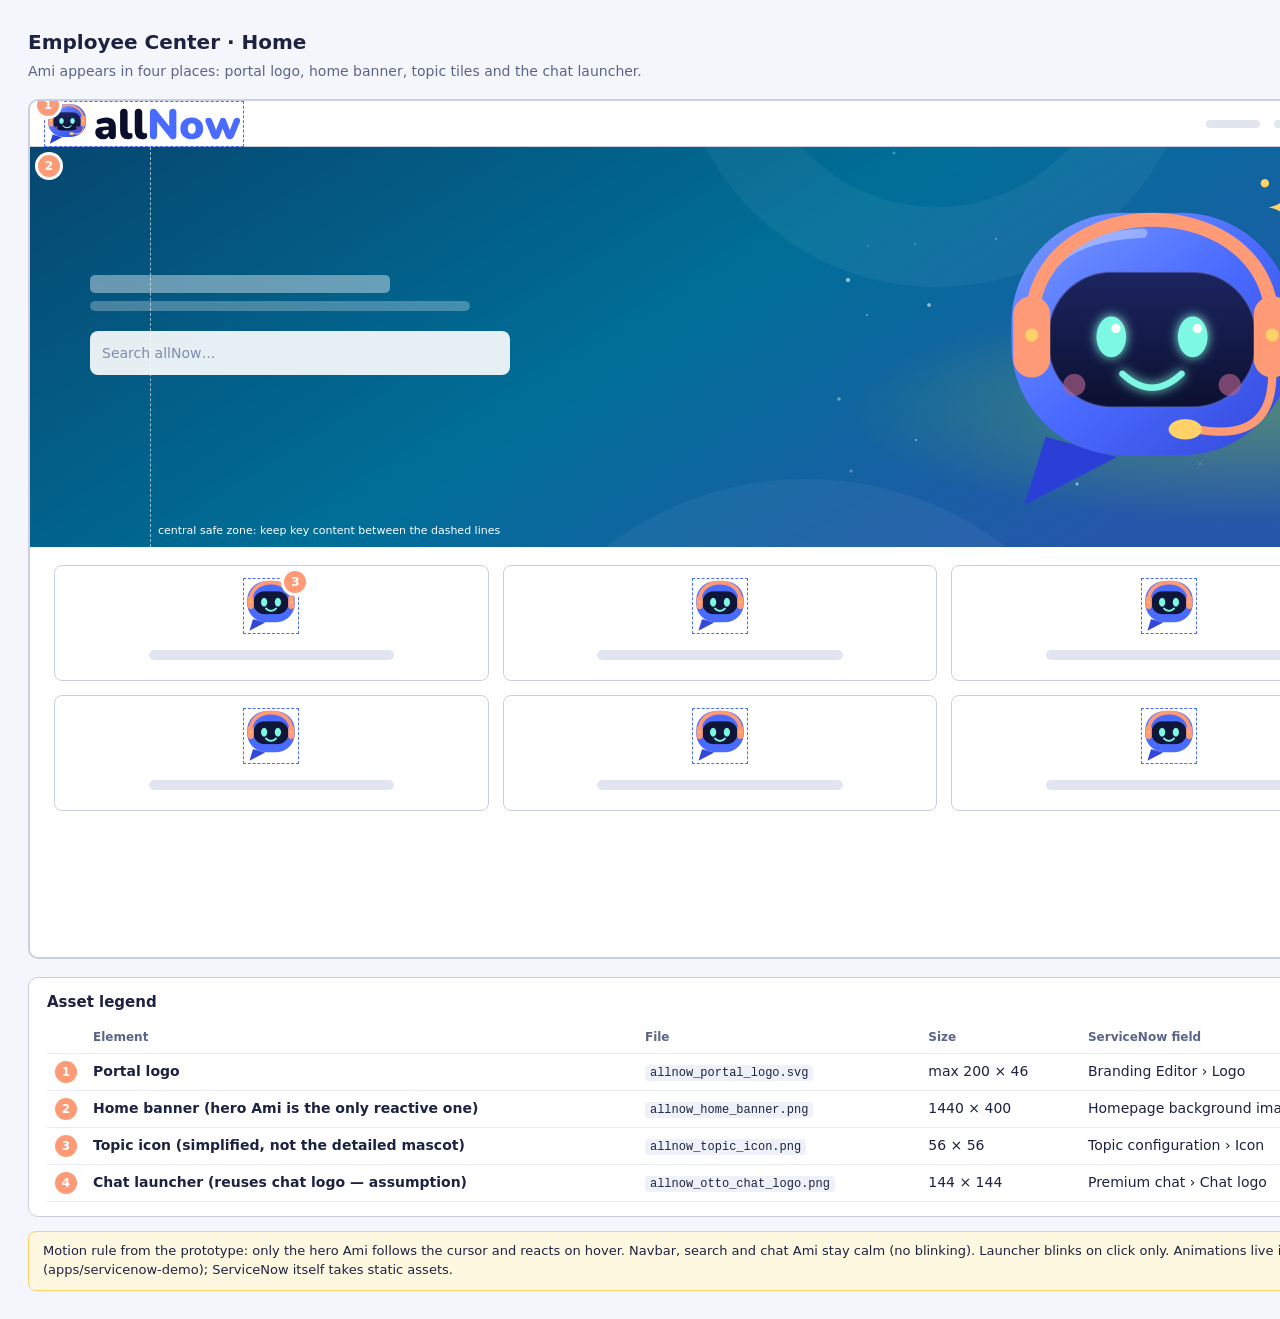
<file: design-handoff/wireframes/01-employee-center-home.html>
<!doctype html><html><head><meta charset="utf-8"><title>Employee Center · Home</title><style>
:root{--blue:#4A6BFF;--mid:#0A0E2A;--mint:#7DF9E3;--coral:#FF9A76;--gold:#FFD166;--line:#c9cfe0;--bg:#f4f6fb}
*{box-sizing:border-box}body{margin:0;background:var(--bg);font:14px/1.45 system-ui,Segoe UI,Arial,sans-serif;color:#1c2240;padding:28px}
h1{margin:0 0 4px;font-size:20px}.sub{color:#5b6488;margin:0 0 18px}
.screen{background:#fff;border:2px solid var(--line);border-radius:10px;position:relative;overflow:hidden}
.bar{height:46px;border-bottom:1px solid var(--line);display:flex;align-items:center;gap:16px;padding:0 14px;position:relative}
.bar .nav{display:flex;gap:14px;margin-left:auto;color:#8a93b3}.bar .nav i{display:block;width:54px;height:8px;background:#e1e5f0;border-radius:4px}
.ph{background:repeating-linear-gradient(45deg,#eef1f8,#eef1f8 8px,#e6eaf4 8px,#e6eaf4 16px);border:1.5px dashed #9aa4c6;display:flex;align-items:center;justify-content:center;color:#5b6488;font-size:12px;text-align:center;position:relative}
.ph img{display:block}.ph.img{background:none;border:1.5px dashed var(--blue)}
.pin{position:absolute;z-index:5;width:22px;height:22px;border-radius:50%;background:var(--coral);color:#fff;font:700 12px/22px system-ui;text-align:center;box-shadow:0 0 0 3px #fff}
.line{height:10px;background:#e1e5f0;border-radius:5px;margin:8px 0}.w60{width:60%}.w40{width:40%}.w80{width:80%}
.grid{display:grid;gap:14px}.tile{border:1px solid var(--line);border-radius:8px;padding:12px;display:flex;flex-direction:column;align-items:center;gap:8px;position:relative}
.legend{margin-top:18px;background:#fff;border:1px solid var(--line);border-radius:10px;padding:14px 18px}
.legend h2{margin:0 0 8px;font-size:15px}.legend table{width:100%;border-collapse:collapse}
.legend td,.legend th{padding:7px 8px;border-bottom:1px solid #e8ebf4;text-align:left;vertical-align:top}.legend th{color:#5b6488;font-weight:600;font-size:12px}
.legend td:first-child{width:34px}.legend .pin{position:static;display:inline-block}.legend code{background:#eef1f8;padding:1px 5px;border-radius:4px;font-size:12px}
.note{background:#fff8e1;border:1px solid var(--gold);border-radius:8px;padding:10px 14px;margin-top:14px;font-size:13px}
.fab{position:absolute;right:22px;bottom:22px}
body{width:1440px}</style></head><body><h1>Employee Center · Home</h1><p class="sub">Ami appears in four places: portal logo, home banner, topic tiles and the chat launcher.</p><div class="screen" style="height:860px"><div class="bar"><div class="ph img" style="width:200px;height:46px;padding:0"><img src="../brand-assets/logos/allnow_portal_logo.svg" width="200" height="46"><span class="pin" style="left:-8px;top:-8px">1</span></div><div class="nav"><i></i><i></i><i></i></div></div>
<div style="position:relative;height:400px"><img src="../brand-assets/banners/allnow_home_banner.png" style="width:100%;height:400px;object-fit:cover;display:block">
<div style="position:absolute;left:60px;top:120px;color:#fff;width:420px"><div class="line" style="background:#ffffff66;width:300px;height:18px"></div><div class="line" style="background:#ffffff44;width:380px"></div>
<div style="background:#fff;border-radius:8px;height:44px;margin-top:20px;opacity:.9;padding:12px;color:#8a93b3">Search allNow…</div></div><span class="pin" style="left:8px;top:8px">2</span>
<div style="position:absolute;left:120px;right:120px;top:0;bottom:0;border-left:1.5px dashed #ffffff99;border-right:1.5px dashed #ffffff99"></div>
<span style="position:absolute;left:128px;bottom:8px;color:#fff;font-size:11px">central safe zone: keep key content between the dashed lines</span></div>
<div class="grid" style="grid-template-columns:repeat(3,1fr);padding:18px 24px"><div class="tile"><div class="ph img" style="width:56px;height:56px"><img src="../brand-assets/logos/allnow_topic_icon.png" width="56" height="56"><span class="pin" style="right:-8px;top:-8px">3</span></div><div class="line w60"></div></div><div class="tile"><div class="ph img" style="width:56px;height:56px"><img src="../brand-assets/logos/allnow_topic_icon.png" width="56" height="56"></div><div class="line w60"></div></div><div class="tile"><div class="ph img" style="width:56px;height:56px"><img src="../brand-assets/logos/allnow_topic_icon.png" width="56" height="56"></div><div class="line w60"></div></div><div class="tile"><div class="ph img" style="width:56px;height:56px"><img src="../brand-assets/logos/allnow_topic_icon.png" width="56" height="56"></div><div class="line w60"></div></div><div class="tile"><div class="ph img" style="width:56px;height:56px"><img src="../brand-assets/logos/allnow_topic_icon.png" width="56" height="56"></div><div class="line w60"></div></div><div class="tile"><div class="ph img" style="width:56px;height:56px"><img src="../brand-assets/logos/allnow_topic_icon.png" width="56" height="56"></div><div class="line w60"></div></div></div>
<div class="fab ph img" style="width:64px;height:64px;border-radius:50%;background:#fff"><img src="../brand-assets/logos/allnow_otto_chat_logo.png" width="52" height="52"><span class="pin" style="left:-10px;top:-10px">4</span></div></div><div class="legend"><h2>Asset legend</h2><table><tr><th></th><th>Element</th><th>File</th><th>Size</th><th>ServiceNow field</th></tr><tr><td><span class="pin">1</span></td><td><b>Portal logo</b></td><td><code>allnow_portal_logo.svg</code></td><td>max 200 × 46</td><td>Branding Editor › Logo</td></tr><tr><td><span class="pin">2</span></td><td><b>Home banner (hero Ami is the only reactive one)</b></td><td><code>allnow_home_banner.png</code></td><td>1440 × 400</td><td>Homepage background image</td></tr><tr><td><span class="pin">3</span></td><td><b>Topic icon (simplified, not the detailed mascot)</b></td><td><code>allnow_topic_icon.png</code></td><td>56 × 56</td><td>Topic configuration › Icon</td></tr><tr><td><span class="pin">4</span></td><td><b>Chat launcher (reuses chat logo — assumption)</b></td><td><code>allnow_otto_chat_logo.png</code></td><td>144 × 144</td><td>Premium chat › Chat logo</td></tr></table></div><div class="note">Motion rule from the prototype: only the hero Ami follows the cursor and reacts on hover. Navbar, search and chat Ami stay calm (no blinking). Launcher blinks on click only. Animations live in the prototype (apps/servicenow-demo); ServiceNow itself takes static assets.</div></body></html>
</file>
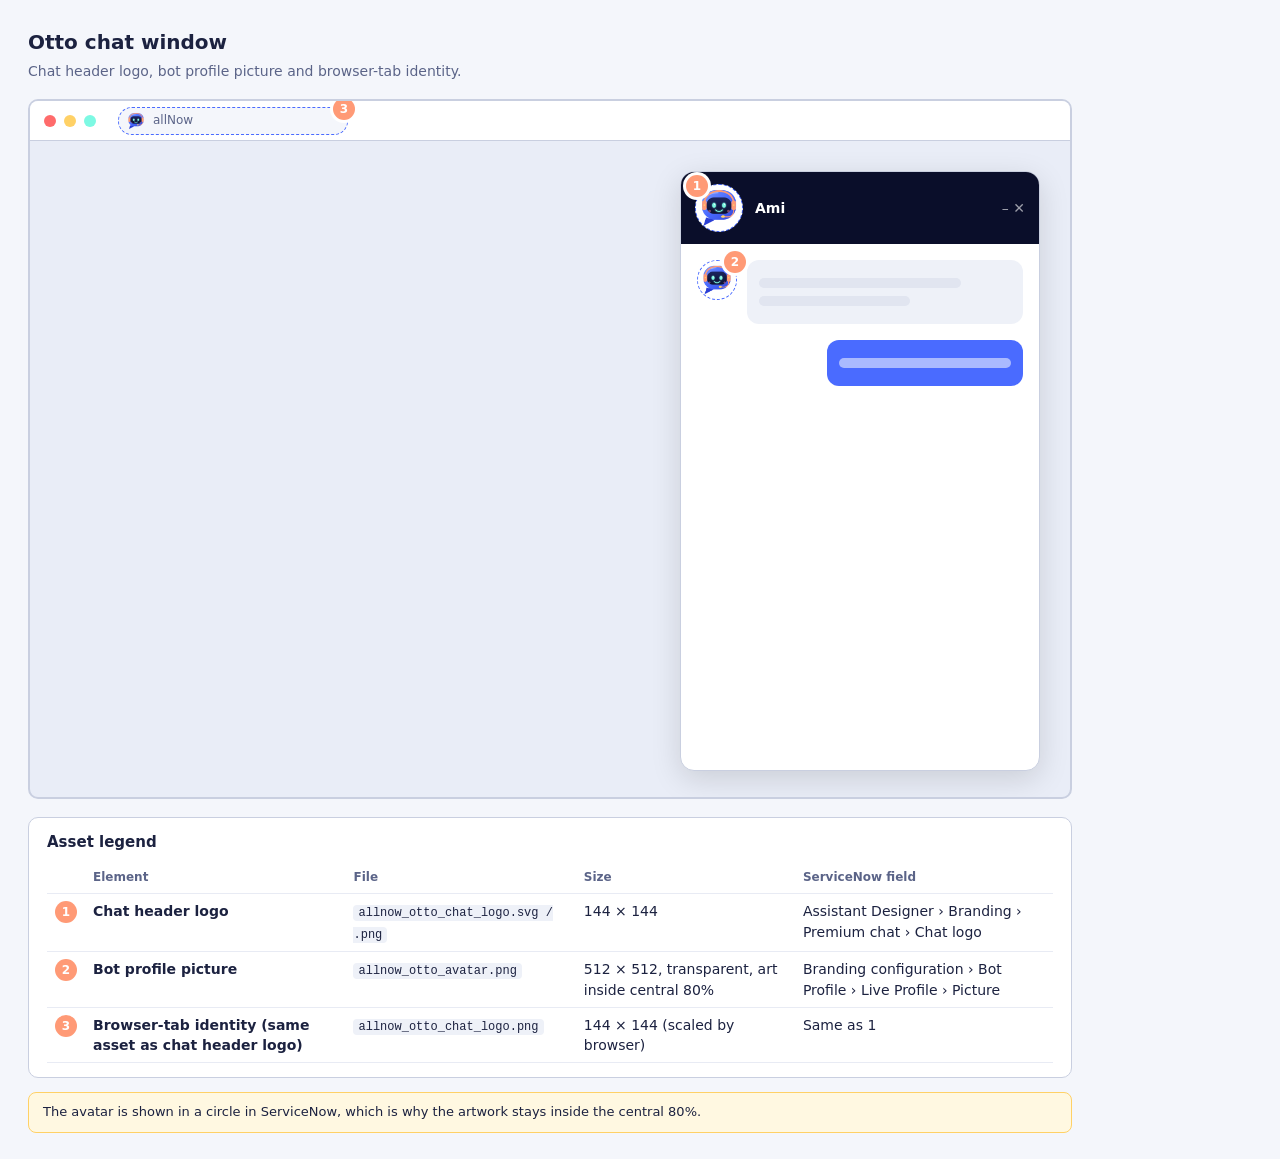
<file: design-handoff/wireframes/02-otto-chat-window.html>
<!doctype html><html><head><meta charset="utf-8"><title>Otto chat window</title><style>
:root{--blue:#4A6BFF;--mid:#0A0E2A;--mint:#7DF9E3;--coral:#FF9A76;--gold:#FFD166;--line:#c9cfe0;--bg:#f4f6fb}
*{box-sizing:border-box}body{margin:0;background:var(--bg);font:14px/1.45 system-ui,Segoe UI,Arial,sans-serif;color:#1c2240;padding:28px}
h1{margin:0 0 4px;font-size:20px}.sub{color:#5b6488;margin:0 0 18px}
.screen{background:#fff;border:2px solid var(--line);border-radius:10px;position:relative;overflow:hidden}
.bar{height:46px;border-bottom:1px solid var(--line);display:flex;align-items:center;gap:16px;padding:0 14px;position:relative}
.bar .nav{display:flex;gap:14px;margin-left:auto;color:#8a93b3}.bar .nav i{display:block;width:54px;height:8px;background:#e1e5f0;border-radius:4px}
.ph{background:repeating-linear-gradient(45deg,#eef1f8,#eef1f8 8px,#e6eaf4 8px,#e6eaf4 16px);border:1.5px dashed #9aa4c6;display:flex;align-items:center;justify-content:center;color:#5b6488;font-size:12px;text-align:center;position:relative}
.ph img{display:block}.ph.img{background:none;border:1.5px dashed var(--blue)}
.pin{position:absolute;z-index:5;width:22px;height:22px;border-radius:50%;background:var(--coral);color:#fff;font:700 12px/22px system-ui;text-align:center;box-shadow:0 0 0 3px #fff}
.line{height:10px;background:#e1e5f0;border-radius:5px;margin:8px 0}.w60{width:60%}.w40{width:40%}.w80{width:80%}
.grid{display:grid;gap:14px}.tile{border:1px solid var(--line);border-radius:8px;padding:12px;display:flex;flex-direction:column;align-items:center;gap:8px;position:relative}
.legend{margin-top:18px;background:#fff;border:1px solid var(--line);border-radius:10px;padding:14px 18px}
.legend h2{margin:0 0 8px;font-size:15px}.legend table{width:100%;border-collapse:collapse}
.legend td,.legend th{padding:7px 8px;border-bottom:1px solid #e8ebf4;text-align:left;vertical-align:top}.legend th{color:#5b6488;font-weight:600;font-size:12px}
.legend td:first-child{width:34px}.legend .pin{position:static;display:inline-block}.legend code{background:#eef1f8;padding:1px 5px;border-radius:4px;font-size:12px}
.note{background:#fff8e1;border:1px solid var(--gold);border-radius:8px;padding:10px 14px;margin-top:14px;font-size:13px}
.fab{position:absolute;right:22px;bottom:22px}
body{width:1100px}</style></head><body><h1>Otto chat window</h1><p class="sub">Chat header logo, bot profile picture and browser-tab identity.</p><div class="screen" style="height:700px;background:#e9edf7">
<div class="bar" style="background:#fff;height:40px;gap:8px"><span style="width:12px;height:12px;border-radius:50%;background:#ff6b6b"></span><span style="width:12px;height:12px;border-radius:50%;background:#ffd166"></span><span style="width:12px;height:12px;border-radius:50%;background:#7DF9E3"></span>
<div class="ph img" style="margin-left:14px;height:28px;width:230px;border-radius:14px;justify-content:flex-start;gap:8px;padding-left:8px;background:#f4f6fb"><img src="../brand-assets/logos/allnow_otto_chat_logo.png" width="18" height="18"><span>allNow</span><span class="pin" style="right:-8px;top:-10px">3</span></div></div>
<div style="position:absolute;right:30px;top:70px;width:360px;height:600px;background:#fff;border-radius:14px;border:1px solid var(--line);box-shadow:0 8px 30px #0002;overflow:hidden">
<div style="background:var(--mid);height:72px;display:flex;align-items:center;gap:12px;padding:0 14px;color:#fff;position:relative">
<div class="ph img" style="width:48px;height:48px;background:#fff;border-radius:50%"><img src="../brand-assets/logos/allnow_otto_chat_logo.png" width="40" height="40"><span class="pin" style="left:-10px;top:-10px">1</span></div><b>Ami</b><span style="margin-left:auto;opacity:.6">–  ✕</span></div>
<div style="padding:16px"><div style="display:flex;gap:10px;align-items:flex-start"><div class="ph img" style="width:40px;height:40px;border-radius:50%"><img src="../brand-assets/logos/allnow_otto_avatar.png" width="36" height="36"><span class="pin" style="right:-10px;top:-10px">2</span></div>
<div style="background:#eef1f8;border-radius:12px;padding:10px 12px;flex:1"><div class="line w80"></div><div class="line w60"></div></div></div>
<div style="background:var(--blue);border-radius:12px;padding:10px 12px;width:60%;margin:16px 0 0 auto"><div class="line" style="background:#ffffff88"></div></div></div></div></div><div class="legend"><h2>Asset legend</h2><table><tr><th></th><th>Element</th><th>File</th><th>Size</th><th>ServiceNow field</th></tr><tr><td><span class="pin">1</span></td><td><b>Chat header logo</b></td><td><code>allnow_otto_chat_logo.svg / .png</code></td><td>144 × 144</td><td>Assistant Designer › Branding › Premium chat › Chat logo</td></tr><tr><td><span class="pin">2</span></td><td><b>Bot profile picture</b></td><td><code>allnow_otto_avatar.png</code></td><td>512 × 512, transparent, art inside central 80%</td><td>Branding configuration › Bot Profile › Live Profile › Picture</td></tr><tr><td><span class="pin">3</span></td><td><b>Browser-tab identity (same asset as chat header logo)</b></td><td><code>allnow_otto_chat_logo.png</code></td><td>144 × 144 (scaled by browser)</td><td>Same as 1</td></tr></table></div><div class="note">The avatar is shown in a circle in ServiceNow, which is why the artwork stays inside the central 80%.</div></body></html>
</file>
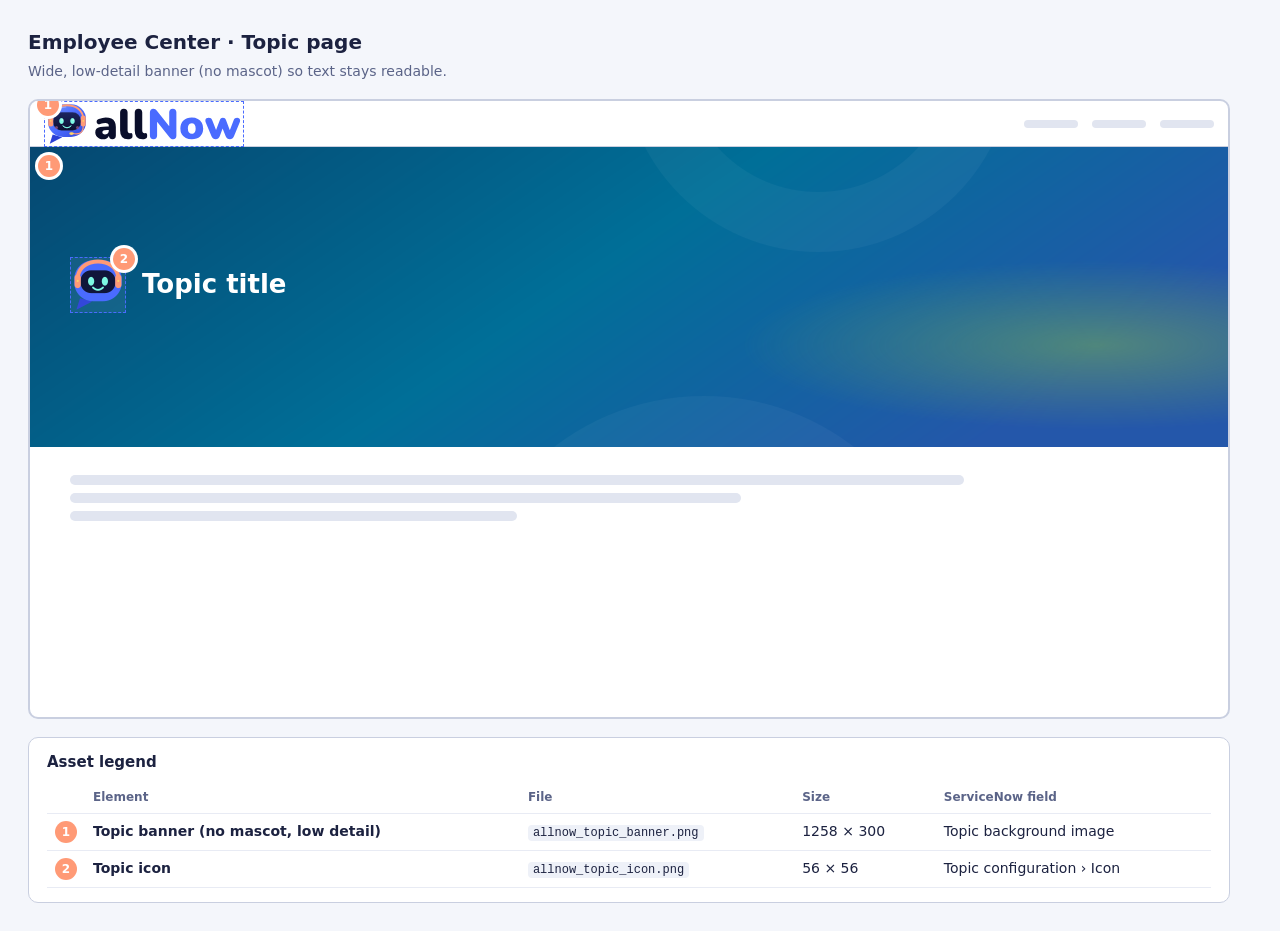
<file: design-handoff/wireframes/03-topic-page.html>
<!doctype html><html><head><meta charset="utf-8"><title>Employee Center · Topic page</title><style>
:root{--blue:#4A6BFF;--mid:#0A0E2A;--mint:#7DF9E3;--coral:#FF9A76;--gold:#FFD166;--line:#c9cfe0;--bg:#f4f6fb}
*{box-sizing:border-box}body{margin:0;background:var(--bg);font:14px/1.45 system-ui,Segoe UI,Arial,sans-serif;color:#1c2240;padding:28px}
h1{margin:0 0 4px;font-size:20px}.sub{color:#5b6488;margin:0 0 18px}
.screen{background:#fff;border:2px solid var(--line);border-radius:10px;position:relative;overflow:hidden}
.bar{height:46px;border-bottom:1px solid var(--line);display:flex;align-items:center;gap:16px;padding:0 14px;position:relative}
.bar .nav{display:flex;gap:14px;margin-left:auto;color:#8a93b3}.bar .nav i{display:block;width:54px;height:8px;background:#e1e5f0;border-radius:4px}
.ph{background:repeating-linear-gradient(45deg,#eef1f8,#eef1f8 8px,#e6eaf4 8px,#e6eaf4 16px);border:1.5px dashed #9aa4c6;display:flex;align-items:center;justify-content:center;color:#5b6488;font-size:12px;text-align:center;position:relative}
.ph img{display:block}.ph.img{background:none;border:1.5px dashed var(--blue)}
.pin{position:absolute;z-index:5;width:22px;height:22px;border-radius:50%;background:var(--coral);color:#fff;font:700 12px/22px system-ui;text-align:center;box-shadow:0 0 0 3px #fff}
.line{height:10px;background:#e1e5f0;border-radius:5px;margin:8px 0}.w60{width:60%}.w40{width:40%}.w80{width:80%}
.grid{display:grid;gap:14px}.tile{border:1px solid var(--line);border-radius:8px;padding:12px;display:flex;flex-direction:column;align-items:center;gap:8px;position:relative}
.legend{margin-top:18px;background:#fff;border:1px solid var(--line);border-radius:10px;padding:14px 18px}
.legend h2{margin:0 0 8px;font-size:15px}.legend table{width:100%;border-collapse:collapse}
.legend td,.legend th{padding:7px 8px;border-bottom:1px solid #e8ebf4;text-align:left;vertical-align:top}.legend th{color:#5b6488;font-weight:600;font-size:12px}
.legend td:first-child{width:34px}.legend .pin{position:static;display:inline-block}.legend code{background:#eef1f8;padding:1px 5px;border-radius:4px;font-size:12px}
.note{background:#fff8e1;border:1px solid var(--gold);border-radius:8px;padding:10px 14px;margin-top:14px;font-size:13px}
.fab{position:absolute;right:22px;bottom:22px}
body{width:1258px}</style></head><body><h1>Employee Center · Topic page</h1><p class="sub">Wide, low-detail banner (no mascot) so text stays readable.</p><div class="screen" style="height:620px"><div class="bar"><div class="ph img" style="width:200px;height:46px;padding:0"><img src="../brand-assets/logos/allnow_portal_logo.svg" width="200" height="46"><span class="pin" style="left:-8px;top:-8px">1</span></div><div class="nav"><i></i><i></i><i></i></div></div>
<div style="position:relative;height:300px;background:#06466f"><img src="../brand-assets/banners/allnow_topic_banner.png" style="width:100%;height:300px;object-fit:cover;display:block">
<div style="position:absolute;left:40px;top:110px;display:flex;gap:16px;align-items:center"><div class="ph img" style="width:56px;height:56px;background:#fff1"><img src="../brand-assets/logos/allnow_topic_icon.png" width="56" height="56"><span class="pin" style="right:-10px;top:-10px">2</span></div><div style="color:#fff;font-size:26px;font-weight:700">Topic title</div></div><span class="pin" style="left:8px;top:8px">1</span></div>
<div style="padding:20px 40px"><div class="line w80"></div><div class="line w60"></div><div class="line w40"></div></div></div><div class="legend"><h2>Asset legend</h2><table><tr><th></th><th>Element</th><th>File</th><th>Size</th><th>ServiceNow field</th></tr><tr><td><span class="pin">1</span></td><td><b>Topic banner (no mascot, low detail)</b></td><td><code>allnow_topic_banner.png</code></td><td>1258 × 300</td><td>Topic background image</td></tr><tr><td><span class="pin">2</span></td><td><b>Topic icon</b></td><td><code>allnow_topic_icon.png</code></td><td>56 × 56</td><td>Topic configuration › Icon</td></tr></table></div></body></html>
</file>
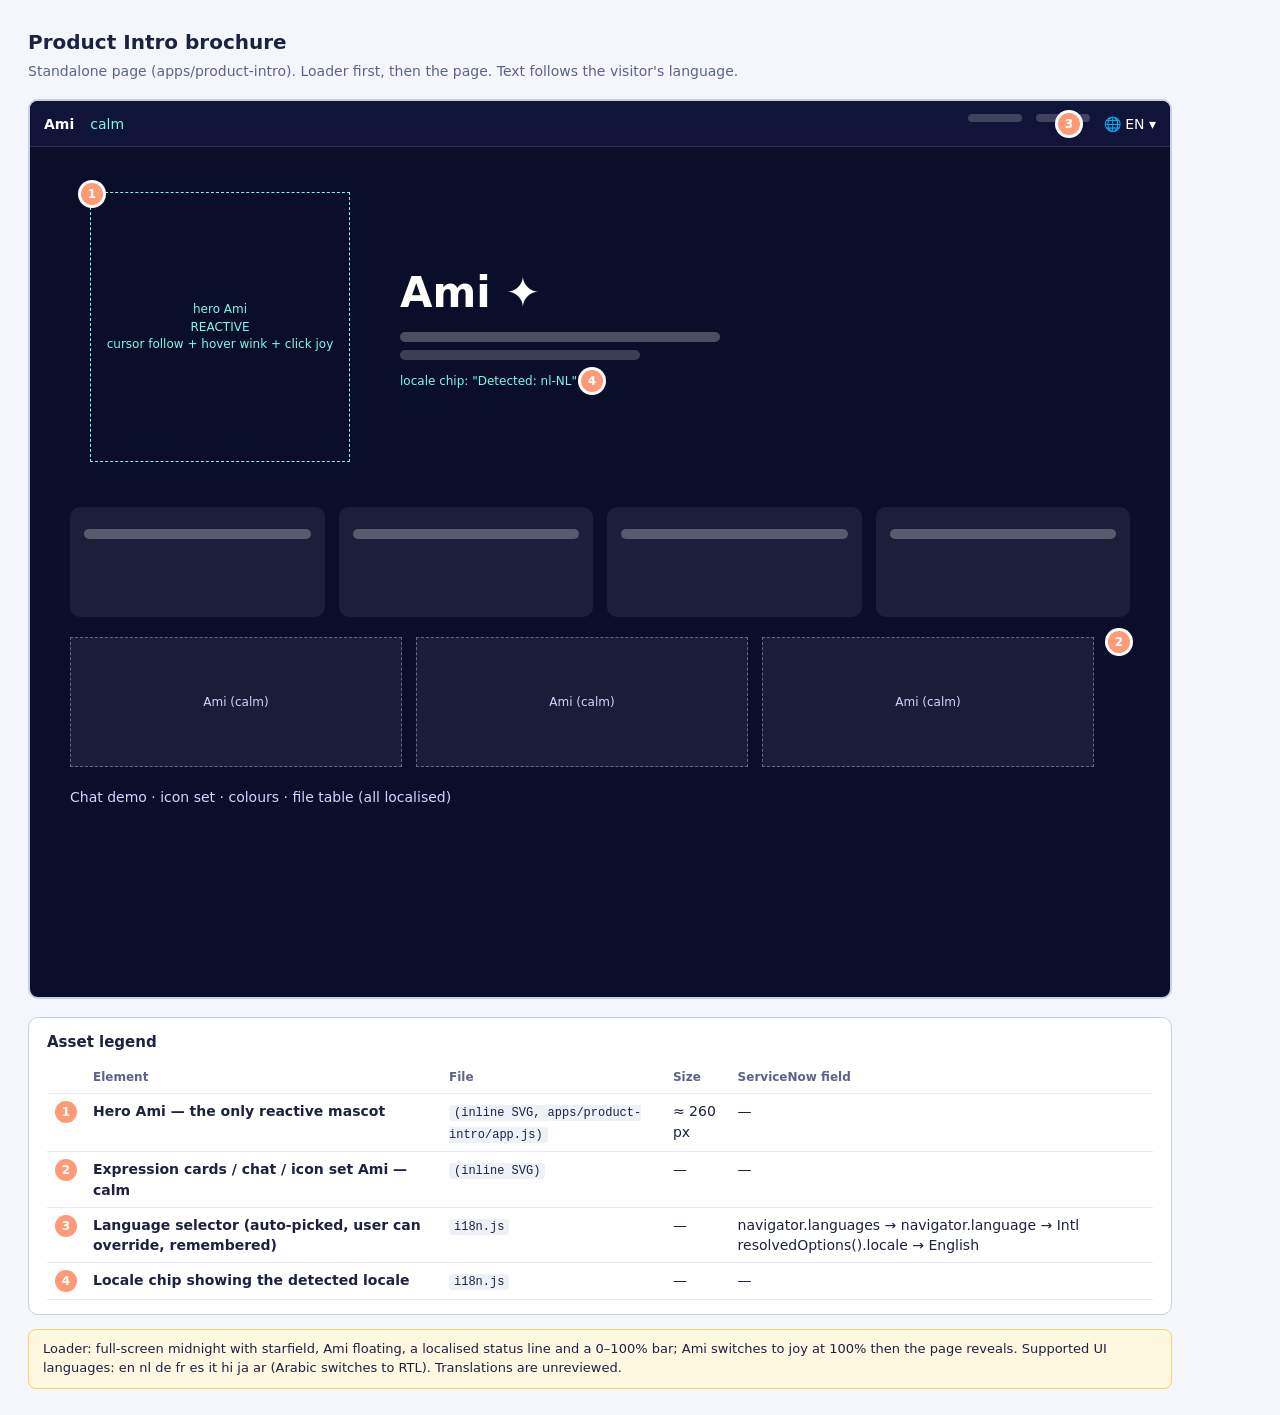
<file: design-handoff/wireframes/04-product-intro-brochure.html>
<!doctype html><html><head><meta charset="utf-8"><title>Product Intro brochure</title><style>
:root{--blue:#4A6BFF;--mid:#0A0E2A;--mint:#7DF9E3;--coral:#FF9A76;--gold:#FFD166;--line:#c9cfe0;--bg:#f4f6fb}
*{box-sizing:border-box}body{margin:0;background:var(--bg);font:14px/1.45 system-ui,Segoe UI,Arial,sans-serif;color:#1c2240;padding:28px}
h1{margin:0 0 4px;font-size:20px}.sub{color:#5b6488;margin:0 0 18px}
.screen{background:#fff;border:2px solid var(--line);border-radius:10px;position:relative;overflow:hidden}
.bar{height:46px;border-bottom:1px solid var(--line);display:flex;align-items:center;gap:16px;padding:0 14px;position:relative}
.bar .nav{display:flex;gap:14px;margin-left:auto;color:#8a93b3}.bar .nav i{display:block;width:54px;height:8px;background:#e1e5f0;border-radius:4px}
.ph{background:repeating-linear-gradient(45deg,#eef1f8,#eef1f8 8px,#e6eaf4 8px,#e6eaf4 16px);border:1.5px dashed #9aa4c6;display:flex;align-items:center;justify-content:center;color:#5b6488;font-size:12px;text-align:center;position:relative}
.ph img{display:block}.ph.img{background:none;border:1.5px dashed var(--blue)}
.pin{position:absolute;z-index:5;width:22px;height:22px;border-radius:50%;background:var(--coral);color:#fff;font:700 12px/22px system-ui;text-align:center;box-shadow:0 0 0 3px #fff}
.line{height:10px;background:#e1e5f0;border-radius:5px;margin:8px 0}.w60{width:60%}.w40{width:40%}.w80{width:80%}
.grid{display:grid;gap:14px}.tile{border:1px solid var(--line);border-radius:8px;padding:12px;display:flex;flex-direction:column;align-items:center;gap:8px;position:relative}
.legend{margin-top:18px;background:#fff;border:1px solid var(--line);border-radius:10px;padding:14px 18px}
.legend h2{margin:0 0 8px;font-size:15px}.legend table{width:100%;border-collapse:collapse}
.legend td,.legend th{padding:7px 8px;border-bottom:1px solid #e8ebf4;text-align:left;vertical-align:top}.legend th{color:#5b6488;font-weight:600;font-size:12px}
.legend td:first-child{width:34px}.legend .pin{position:static;display:inline-block}.legend code{background:#eef1f8;padding:1px 5px;border-radius:4px;font-size:12px}
.note{background:#fff8e1;border:1px solid var(--gold);border-radius:8px;padding:10px 14px;margin-top:14px;font-size:13px}
.fab{position:absolute;right:22px;bottom:22px}
body{width:1200px}</style></head><body><h1>Product Intro brochure</h1><p class="sub">Standalone page (apps/product-intro). Loader first, then the page. Text follows the visitor's language.</p><div class="screen" style="height:900px;background:var(--mid);color:#fff">
<div class="bar" style="background:#0f1438;border-color:#ffffff22"><b>Ami</b><span style="color:#7DF9E3">calm</span><div class="nav"><i style="background:#ffffff33"></i><i style="background:#ffffff33"></i><span style="color:#fff">🌐 EN ▾</span></div><span class="pin" style="right:90px;top:12px">3</span></div>
<div style="display:flex;height:360px;align-items:center;gap:50px;padding:0 60px;position:relative">
<div class="ph img" style="width:260px;height:270px;background:none;border-color:#7DF9E3;color:#7DF9E3">hero Ami<br>REACTIVE<br>cursor follow + hover wink + click joy<span class="pin" style="left:-10px;top:-10px">1</span></div>
<div><div style="font-size:42px;font-weight:800">Ami ✦</div><div class="line" style="background:#ffffff44;width:320px"></div><div class="line" style="background:#ffffff33;width:240px"></div><div style="color:#7DF9E3;font-size:12px;margin-top:10px">locale chip: "Detected: nl-NL" <span class="pin" style="position:static;display:inline-block">4</span></div></div></div>
<div style="display:grid;grid-template-columns:repeat(4,1fr);gap:14px;padding:0 40px"><div style="background:#ffffff12;border-radius:10px;height:110px;padding:14px"><div class="line" style="background:#ffffff44"></div></div><div style="background:#ffffff12;border-radius:10px;height:110px;padding:14px"><div class="line" style="background:#ffffff44"></div></div><div style="background:#ffffff12;border-radius:10px;height:110px;padding:14px"><div class="line" style="background:#ffffff44"></div></div><div style="background:#ffffff12;border-radius:10px;height:110px;padding:14px"><div class="line" style="background:#ffffff44"></div></div></div>
<div style="display:flex;gap:14px;padding:20px 40px"><div class="ph" style="flex:1;height:130px;background:#ffffff10;border-color:#ffffff55;color:#cfd6ff">Ami (calm)</div><div class="ph" style="flex:1;height:130px;background:#ffffff10;border-color:#ffffff55;color:#cfd6ff">Ami (calm)</div><div class="ph" style="flex:1;height:130px;background:#ffffff10;border-color:#ffffff55;color:#cfd6ff">Ami (calm)</div><span class="pin" style="position:static;margin-top:-6px">2</span></div>
<div style="padding:0 40px;color:#cfd6ff">Chat demo · icon set · colours · file table (all localised)</div>
<div style="position:absolute;inset:0;background:#0A0E2Acc;display:flex;flex-direction:column;align-items:center;justify-content:center;gap:12px;top:0;height:0;overflow:hidden"></div></div><div class="legend"><h2>Asset legend</h2><table><tr><th></th><th>Element</th><th>File</th><th>Size</th><th>ServiceNow field</th></tr><tr><td><span class="pin">1</span></td><td><b>Hero Ami — the only reactive mascot</b></td><td><code>(inline SVG, apps/product-intro/app.js)</code></td><td>≈ 260 px</td><td>—</td></tr><tr><td><span class="pin">2</span></td><td><b>Expression cards / chat / icon set Ami — calm</b></td><td><code>(inline SVG)</code></td><td>—</td><td>—</td></tr><tr><td><span class="pin">3</span></td><td><b>Language selector (auto-picked, user can override, remembered)</b></td><td><code>i18n.js</code></td><td>—</td><td>navigator.languages → navigator.language → Intl resolvedOptions().locale → English</td></tr><tr><td><span class="pin">4</span></td><td><b>Locale chip showing the detected locale</b></td><td><code>i18n.js</code></td><td>—</td><td>—</td></tr></table></div><div class="note">Loader: full-screen midnight with starfield, Ami floating, a localised status line and a 0–100% bar; Ami switches to joy at 100% then the page reveals. Supported UI languages: en nl de fr es it hi ja ar (Arabic switches to RTL). Translations are unreviewed.</div></body></html>
</file>
<file: apps/product-intro/styles.css>
:root{
  --blue:#4A6BFF; --midnight:#0A0E2A; --mint:#7DF9E3; --coral:#FF9A76; --gold:#FFD166;
  --ink:#14213d; --muted:#5d6785; --line:#dfe5f5; --bg:#f3f6ff; --sx:60px; --fx:140%;
}
[dir=rtl]{--sx:-60px;--fx:-140%}
*{box-sizing:border-box;margin:0}
html{scroll-behavior:smooth}
body{font-family:"Nunito","Segoe UI",system-ui,"Noto Sans","Noto Sans Devanagari","Noto Sans JP","Noto Sans Arabic",sans-serif;color:var(--ink);background:var(--bg);overflow-x:hidden}
body.is-loading{overflow:hidden}
a{color:inherit;text-decoration:none}
.sr{position:absolute;width:1px;height:1px;overflow:hidden;clip:rect(0 0 0 0)}

/* ================= Ami mascot ================= */
.ami-wrap{position:relative;cursor:pointer;-webkit-tap-highlight-color:transparent}
.ami-wrap.no-hover{cursor:default}
.ami{display:block;width:100%;height:auto;overflow:visible}
.ami.tight .spark,.ami.tight .shadow{display:none}
.ami g,.ami path,.ami ellipse,.ami rect,.ami circle{transform-box:fill-box;transform-origin:center}

.ami .look{transform:translate(calc(var(--lx,0)*1px),calc(var(--ly,0)*1px));transition:transform .14s ease-out}
.ami .tilt{transform:rotate(calc(var(--lx,0)*.5deg));transition:transform .2s ease-out}
.ami .float{animation:float 4s ease-in-out infinite}
.ami .shadow{animation:shadow 4s ease-in-out infinite}
.ami .spark{animation:twinkleS 2.6s ease-in-out infinite}
.ami .spark.s2{animation-delay:.9s}
.ami .spark.s3{animation-delay:1.7s}

/* expressions: happy (default), wink, joy */
.ami .arc,.ami .mouthJoy{opacity:0}
.ami .eye,.ami .arc,.ami .mouth,.ami .mouthJoy{transition:opacity .15s}
.ami .eye{animation:blink 5s infinite}
.ami .eR{animation-delay:.03s}
.ami[data-expr=wink] .eR{opacity:0}
.ami[data-expr=wink] .arcR{opacity:1}
.ami[data-expr=joy] .eye{opacity:0}
.ami[data-expr=joy] .arc,.ami[data-expr=joy] .mouthJoy{opacity:1}
.ami[data-expr=joy] .mouth{opacity:0}
.ami[data-expr=joy] .spark{animation-duration:.7s}
.ami-wrap .ami[data-expr=joy] .float{animation:joy .6s ease-in-out infinite}

/* hover: only the big hero Ami reacts */
.ami-wrap:not(.no-hover):hover .float{animation:wiggle .8s ease-in-out,float 4s .8s ease-in-out infinite}
.ami-wrap:not(.no-hover):hover .spark{animation-duration:.9s}
.ami-wrap:not(.no-hover):hover .headset{filter:drop-shadow(0 0 7px #ff9a76b0)}
.ami-wrap:not(.no-hover):hover .eye{filter:drop-shadow(0 0 4px #7df9e3)}

/* calm = every Ami except the hero: no float, blink, sparkle or cursor tracking */
.calm .ami .float,.calm .ami .eye,.calm .ami .spark,.calm .ami .shadow{animation:none!important}
.ami-wrap.calm .ami[data-expr=joy] .float{animation:none!important}

@keyframes float{0%,100%{transform:translateY(0)}50%{transform:translateY(-9px)}}
@keyframes shadow{0%,100%{transform:scaleX(1);opacity:.25}50%{transform:scaleX(.85);opacity:.15}}
@keyframes twinkleS{0%,100%{transform:scale(1) rotate(0);opacity:1}50%{transform:scale(.55) rotate(20deg);opacity:.55}}
@keyframes blink{0%,92%,100%{transform:scaleY(1)}95%{transform:scaleY(.08)}}
@keyframes wiggle{
  0%{transform:rotate(0) translateY(0)}
  20%{transform:rotate(-7deg) scale(1.05) translateY(-8px)}
  45%{transform:rotate(6deg) scale(1.05) translateY(-4px)}
  70%{transform:rotate(-3deg) translateY(-2px)}
  100%{transform:rotate(0) translateY(0)}
}
@keyframes joy{0%,100%{transform:translateY(0) scale(1)}50%{transform:translateY(-16px) scale(1.04)}}

/* click / landing confetti */
.burst{position:absolute;left:50%;top:42%;width:10px;height:10px;border-radius:50%;background:var(--c);pointer-events:none;z-index:5;animation:burst .9s ease-out forwards}
@keyframes burst{to{transform:translate(var(--dx),var(--dy)) scale(.2);opacity:0}}

/* ================= Loader ================= */
#loader{position:fixed;inset:0;z-index:100;display:grid;place-content:center;justify-items:center;gap:14px;color:#fff;
  background:radial-gradient(circle at 50% 40%,#1f2a7a,var(--midnight) 70%);transition:opacity .6s,visibility .6s}
body.loaded #loader{opacity:0;visibility:hidden}
.starfield{position:absolute;inset:0;pointer-events:none;overflow:hidden}
.starfield span{position:absolute;border-radius:50%;background:#fff;opacity:.5;animation:tw 3s ease-in-out infinite}
@keyframes tw{0%,100%{opacity:.15}50%{opacity:.8}}
.loader-ami{width:190px;position:relative;margin-bottom:10px}
.loader-ami::before{content:"";position:absolute;inset:-30px;border-radius:50%;border:2px dashed #7df9e366;animation:spin 7s linear infinite}
.loader-ami::after{content:"";position:absolute;inset:-30px;border-radius:50%;border:3px solid transparent;border-top-color:var(--mint);animation:spin 1.2s linear infinite}
.loader-ami .float{animation:bounce .9s ease-in-out infinite}
.loader-ami .look{animation:scan 1.6s ease-in-out infinite}
.loader-text{font-weight:700;font-size:18px;color:#cfd8ff;min-height:27px;text-align:center;padding:0 20px}
.bar{width:min(280px,70vw);height:8px;border-radius:9px;background:#ffffff1f;overflow:hidden}
.bar span{display:block;height:100%;width:0;border-radius:9px;background:linear-gradient(90deg,var(--mint),var(--blue),var(--coral))}
#loader small{color:#9fb0ff;font-weight:700}
@keyframes spin{to{transform:rotate(360deg)}}
@keyframes bounce{0%,100%{transform:translateY(0) scale(1.03,.96)}50%{transform:translateY(-22px) scale(.97,1.03)}}
@keyframes scan{0%,100%{transform:translate(-7px,0)}50%{transform:translate(7px,-2px)}}

/* ================= Nav ================= */
.nav{position:sticky;top:0;z-index:20;display:flex;justify-content:space-between;align-items:center;gap:20px;padding:10px clamp(18px,5vw,64px);
  background:#f3f6ffd9;backdrop-filter:blur(10px);border-bottom:1px solid var(--line)}
.brand{display:flex;align-items:center;gap:8px;font-size:22px;font-weight:900}
.brand-ami{width:40px}
.nav nav{display:flex;gap:24px;font-weight:700;font-size:14px;color:var(--muted);margin-inline-start:auto}
.nav nav a:hover{color:var(--blue)}
.lang{display:flex;align-items:center;gap:6px;border:1px solid var(--line);background:#fff;border-radius:20px;padding:5px 10px;font-size:14px}
.lang select{border:0;background:transparent;font:inherit;font-weight:700;color:var(--ink);cursor:pointer;outline:0;max-width:130px}

/* ================= Hero ================= */
.hero{position:relative;overflow:hidden;display:grid;grid-template-columns:minmax(260px,430px) 1fr;align-items:center;gap:clamp(24px,6vw,90px);
  padding:70px clamp(24px,8vw,120px);color:#fff;background:radial-gradient(circle at 25% 50%,#222c85 0,var(--midnight) 70%)}
.hero-ami{width:100%;position:relative;z-index:2}
.hero-copy{position:relative;z-index:2}
.eyebrow{font-weight:800;letter-spacing:.14em;text-transform:uppercase;font-size:13px;color:var(--mint);margin-bottom:6px}
[dir=rtl] .eyebrow{letter-spacing:0}
.hero h1{font-size:clamp(84px,14vw,170px);font-weight:900;line-height:1;letter-spacing:-3px;position:relative;display:inline-block}
.spark-dot{position:absolute;inset-inline-end:-6px;top:-4px;width:.3em;height:.3em;background:var(--gold);
  clip-path:polygon(50% 0,60% 40%,100% 50%,60% 60%,50% 100%,40% 60%,0 50%,40% 40%);animation:twinkleS 2.6s ease-in-out infinite}
.tagline{font-size:clamp(18px,2.4vw,28px);color:#cfd8ff;margin:6px 0 24px}
.pills{display:flex;gap:12px;flex-wrap:wrap}
.pill{padding:10px 20px;border-radius:30px;font-weight:700;border:1px solid;background:#ffffff0d}
.pill.mint{color:var(--mint);border-color:#7df9e366}
.pill.gold{color:var(--gold);border-color:#ffd16666}
.pill.coral{color:var(--coral);border-color:#ff9a7666}
.cta{display:inline-block;margin-top:26px;padding:13px 28px;border-radius:30px;background:var(--gold);color:#3a2d00;font-weight:900;transition:transform .2s,box-shadow .2s}
.cta:hover{transform:translateY(-2px);box-shadow:0 10px 24px #ffd16655}
.locale-chip{margin-top:22px;display:inline-grid;gap:3px;padding:10px 16px;border-radius:14px;background:#ffffff12;border:1px solid #ffffff22;font-weight:700;font-size:14px;color:#e7edff}
.locale-chip small{font-weight:500;color:#9fb0ff;font-size:12px}
.hint{margin-top:14px;color:#8e9bd6;font-size:14px}

/* ================= Sections ================= */
.section{padding:80px clamp(24px,8vw,120px)}
.section.alt{background:#fff;border-block:1px solid var(--line)}
.head{margin-bottom:30px;max-width:640px}
.head h2,.panel h2{font-size:32px;font-weight:900}
.head p,.sub{color:var(--muted);margin-top:6px;line-height:1.5}
.feat{display:grid;grid-template-columns:repeat(auto-fit,minmax(220px,1fr));gap:20px}
.cards3{display:grid;grid-template-columns:repeat(auto-fit,minmax(220px,1fr));gap:22px}
.card{background:#fff;border:1px solid var(--line);border-radius:22px;padding:26px;transition:transform .2s,box-shadow .2s}
.section.alt .card{background:var(--bg)}
.card:hover{transform:translateY(-3px);box-shadow:0 16px 36px #1b2a6a1a}
.card i{font-style:normal;font-size:28px;display:block;margin-bottom:12px}
.card h3{font-size:18px;font-weight:800;margin-bottom:6px}
.card p{color:var(--muted);line-height:1.5;font-size:15px}
.card.center{text-align:center}
.card.center p{font-weight:700}
.ex{width:min(190px,100%);margin:0 auto 12px}

/* chat demo */
.try{display:grid;grid-template-columns:minmax(200px,300px) minmax(0,1fr);gap:40px;align-items:center}
.try-ami{max-width:280px}
.panel{background:#fff;border:1px solid var(--line);border-radius:22px;padding:26px;box-shadow:0 14px 40px #1b2a6a14}
.panel h2{font-size:24px}
.msgs{height:200px;overflow:auto;display:flex;flex-direction:column;gap:10px;padding:14px 2px 10px}
.msg{max-width:82%;padding:10px 14px;border-radius:16px;font-size:15px;line-height:1.4;animation:in .25s ease-out}
.msg.bot{background:#eef2ff;border-end-start-radius:4px}
.msg.me{background:var(--blue);color:#fff;align-self:flex-end;border-end-end-radius:4px}
.msg.typing{display:flex;gap:4px}
.msg.typing i{width:7px;height:7px;border-radius:50%;background:#8b97d8;animation:dot 1s infinite}
.msg.typing i:nth-child(2){animation-delay:.15s}.msg.typing i:nth-child(3){animation-delay:.3s}
@keyframes dot{0%,100%{transform:translateY(0)}50%{transform:translateY(-5px)}}
@keyframes in{from{opacity:0;transform:translateY(8px)}}
.quick{display:flex;gap:8px;flex-wrap:wrap;margin:6px 0 14px}
.quick button{border:1px solid var(--line);background:#f7f9ff;border-radius:20px;padding:7px 14px;font:inherit;font-size:13px;font-weight:700;color:var(--muted);cursor:pointer}
.quick button:hover{border-color:var(--blue);color:var(--blue)}
form{display:flex;border:1.5px solid var(--line);border-radius:14px;overflow:hidden}
form:focus-within{border-color:var(--blue)}
form input{flex:1;min-width:0;border:0;outline:0;padding:14px;font:inherit}
form button{border:0;background:var(--blue);color:#fff;font:inherit;font-weight:700;padding:0 22px;cursor:pointer}
form button:hover{background:#3a58e6}

/* icon set */
.icons{display:grid;grid-template-columns:repeat(auto-fit,minmax(200px,1fr));gap:20px}
.ico{height:150px;display:grid;place-items:center;margin-bottom:12px}
.ico.chat .ami,.ico.chat{width:144px;margin-inline:auto;height:auto}
.ico.avatar{width:170px;margin-inline:auto;height:auto}
.ico.topic{width:56px;margin-inline:auto;height:auto;align-self:center}
.icons .card:nth-child(4) .ico{height:150px;display:grid;place-items:center}
.icons .card:nth-child(4) .ico.topic{width:100%}
.icons .card:nth-child(4) .ico.topic .ami{width:56px;margin:auto}
.wordmark{font-size:50px;font-weight:900;letter-spacing:-2px;color:var(--ink);line-height:1}
.wordmark b{color:var(--blue);font-weight:900}
.dim{color:var(--muted);font-weight:700;font-size:13px;font-variant-numeric:tabular-nums}

/* colours */
.swatches{display:grid;grid-template-columns:repeat(auto-fit,minmax(150px,1fr));gap:16px}
.swatches div{background:#fff;border:1px solid var(--line);border-radius:18px;padding:16px;display:grid;gap:2px}
.swatches i{width:100%;height:56px;border-radius:12px;margin-bottom:8px;border:1px solid #0001}
.swatches small{color:var(--muted)}

/* table */
.table-wrap{overflow-x:auto;border:1px solid var(--line);border-radius:18px;background:#fff}
table{width:100%;border-collapse:collapse;min-width:560px}
th,td{padding:14px 18px;text-align:start;border-bottom:1px solid var(--line);font-size:15px}
th{background:#f7f9ff;color:var(--muted);font-size:13px;font-weight:800}
tr:last-child td{border-bottom:0}
code{font-family:ui-monospace,Menlo,Consolas,monospace;font-size:13px;color:var(--blue)}

footer{text-align:center;padding:34px 20px;color:var(--muted);font-size:14px}
footer b{color:var(--ink);margin-inline-end:6px}

/* ================= Intro (after loader) ================= */
body:not(.loaded) .hero-ami,body:not(.loaded) .hero-copy{opacity:0}

/* Ami: fly in + spin, squash on landing, stretch bounce, settle */
body.loaded .hero-ami{animation:cartoonIn 1.7s linear .3s both}
@keyframes cartoonIn{
  0%{opacity:0;transform:translate(var(--fx),90%) scale(.05) rotate(-720deg);filter:blur(8px);animation-timing-function:cubic-bezier(.2,.7,.3,1)}
  12%{opacity:1}
  58%{transform:translate(0,-8%) scale(1.2) rotate(14deg);filter:blur(0);animation-timing-function:cubic-bezier(.5,0,.9,.4)}
  70%{transform:translate(0,2%) scale(1.25,.78) rotate(-5deg);animation-timing-function:ease-out}
  82%{transform:translate(0,-7%) scale(.9,1.12) rotate(3deg);animation-timing-function:ease-in-out}
  92%{transform:translate(0,0) scale(1.04,.96) rotate(-1deg);animation-timing-function:ease-out}
  100%{opacity:1;transform:none;filter:none}
}
.hero-ami::before{content:"";position:absolute;inset:8%;border-radius:50%;border:5px solid var(--mint);opacity:0;pointer-events:none}
body.loaded .hero-ami::before{animation:ring .8s ease-out 1.75s both}
@keyframes ring{0%{opacity:.9;transform:scale(.6)}100%{opacity:0;transform:scale(1.7)}}
body.loaded .hero-copy{animation:copyIn .9s cubic-bezier(.16,1.2,.3,1) 1.6s both}
@keyframes copyIn{from{opacity:0;transform:translateX(var(--sx)) scale(.95)}to{opacity:1;transform:none}}

/* gentle reveal on scroll */
.js .reveal{opacity:0;transform:translateY(20px);transition:opacity .6s ease,transform .6s ease}
.js .reveal.in{opacity:1;transform:none}

/* ================= Responsive ================= */
@media(max-width:820px){
  .hero{grid-template-columns:1fr;text-align:center;padding-top:44px}
  .hero-ami{max-width:260px;margin:0 auto}
  .pills{justify-content:center}
  .try{grid-template-columns:1fr}
  .try-ami{max-width:220px;margin:0 auto}
  .nav nav{display:none}
  .lang{margin-inline-start:auto}
}
@media(prefers-reduced-motion:reduce){
  *,*::before,*::after{animation-duration:.01ms!important;animation-iteration-count:1!important;transition-duration:.01ms!important}
  html{scroll-behavior:auto}
}
</file>
<file: apps/servicenow-demo/styles.css>
:root{--navy:#173b6c;--deep:#061d3c;--blue:#4A6BFF;--midnight:#0A0E2A;--mint:#7DF9E3;--coral:#FF9A76;--gold:#FFD166;--green:#8CC63E;--ink:#14213d;--muted:#667085;--line:#dbe3ee;--bg:#f5f8fc}
*{box-sizing:border-box}
body{margin:0;font-family:"Segoe UI",Arial,sans-serif;color:var(--ink);background:var(--bg)}
button,input{font:inherit}

/* ================= Ami mascot ================= */
.ami-wrap{position:relative;cursor:pointer;-webkit-tap-highlight-color:transparent}
.ami-wrap.no-hover{cursor:default}
[data-ami]{display:block}
.ami{display:block;width:100%;height:auto;overflow:visible}
.ami.tight .spark,.ami.tight .shadow{display:none}
.ami g,.ami path,.ami ellipse,.ami rect,.ami circle{transform-box:fill-box;transform-origin:center}

.ami .look{transform:translate(calc(var(--lx,0)*1px),calc(var(--ly,0)*1px));transition:transform .14s ease-out}
.ami .tilt{transform:rotate(calc(var(--lx,0)*.5deg));transition:transform .2s ease-out}
.ami .float{animation:float 4s ease-in-out infinite}
.ami .shadow{animation:shadow 4s ease-in-out infinite}
.ami .spark{animation:twinkleS 2.6s ease-in-out infinite}
.ami .spark.s2{animation-delay:.9s}
.ami .spark.s3{animation-delay:1.7s}

/* expressions: happy (default), wink, joy */
.ami .arc,.ami .mouthJoy{opacity:0}
.ami .eye,.ami .arc,.ami .mouth,.ami .mouthJoy{transition:opacity .15s}
.ami .eye{animation:blink 5s infinite}
.ami .eR{animation-delay:.03s}
.ami[data-expr=wink] .eR{opacity:0}
.ami[data-expr=wink] .arcR{opacity:1}
.ami[data-expr=joy] .eye{opacity:0}
.ami[data-expr=joy] .arc,.ami[data-expr=joy] .mouthJoy{opacity:1}
.ami[data-expr=joy] .mouth{opacity:0}
.ami[data-expr=joy] .spark{animation-duration:.7s}

/* hover (also when hovering the parent button) */
.ami-wrap:not(.no-hover):hover .float,button:hover .ami-wrap:not(.no-hover) .float{animation:wiggle .8s ease-in-out,float 4s .8s ease-in-out infinite}
.ami-wrap:not(.no-hover):hover .spark,button:hover .ami-wrap:not(.no-hover) .spark{animation-duration:.9s}
.ami-wrap:not(.no-hover):hover .headset,button:hover .ami-wrap:not(.no-hover) .headset{filter:drop-shadow(0 0 7px #ff9a76b0)}
.ami-wrap:not(.no-hover):hover .eye,button:hover .ami-wrap:not(.no-hover) .eye{filter:drop-shadow(0 0 4px #7df9e3)}
.ami-wrap .ami[data-expr=joy] .float{animation:joy .6s ease-in-out infinite}

/* blink on demand (used by the launcher on click) */
.ami .eye{transition:opacity .15s,transform .08s}
.ami[data-expr=blink] .eye{animation:none;transform:scaleY(.08)}

/* calm = navbar, search bar, chat: no float, no blinking, no sparkle, no cursor tracking */
button .ami-wrap{cursor:pointer}
.calm .ami .float,.calm .ami .eye,.calm .ami .spark,.calm .ami .shadow{animation:none!important}
.calm .ami{transition:transform .25s ease}
button:hover .calm .ami{transform:scale(1.07)}
/* steady = launcher: slow float only, blinks only when clicked */
.steady .ami .eye{animation:none!important}
.steady .ami .float{animation:float 6s ease-in-out infinite}

@keyframes float{0%,100%{transform:translateY(0)}50%{transform:translateY(-9px)}}
@keyframes shadow{0%,100%{transform:scaleX(1);opacity:.25}50%{transform:scaleX(.85);opacity:.15}}
@keyframes twinkleS{0%,100%{transform:scale(1) rotate(0);opacity:1}50%{transform:scale(.55) rotate(20deg);opacity:.55}}
@keyframes blink{0%,92%,100%{transform:scaleY(1)}95%{transform:scaleY(.08)}}
@keyframes wiggle{
  0%{transform:rotate(0) translateY(0)}
  20%{transform:rotate(-7deg) scale(1.05) translateY(-8px)}
  45%{transform:rotate(6deg) scale(1.05) translateY(-4px)}
  70%{transform:rotate(-3deg) translateY(-2px)}
  100%{transform:rotate(0) translateY(0)}
}
@keyframes joy{0%,100%{transform:translateY(0) scale(1)}50%{transform:translateY(-16px) scale(1.04)}}

/* click / landing confetti */
.burst{position:absolute;left:50%;top:42%;width:10px;height:10px;border-radius:50%;background:var(--c);pointer-events:none;z-index:5;animation:burst .9s ease-out forwards}
@keyframes burst{to{transform:translate(var(--dx),var(--dy)) scale(.2);opacity:0}}

/* ================= Header ================= */
.top{height:72px;background:#203f70;color:#fff;display:flex;align-items:center;padding:0 22px;gap:24px;position:sticky;top:0;z-index:30;box-shadow:0 2px 8px #071c3c33}
.logo{width:122px;height:50px;display:flex;align-items:center;justify-content:flex-start;flex:0 0 auto}
.logo svg{width:118px;height:auto;display:block}
.nav{display:flex;align-items:center;justify-content:flex-end;gap:26px;flex:1}
.nav button{border:0;background:transparent;color:#fff;font-weight:650;font-size:13px;cursor:pointer;padding:11px 0}
.nav button:hover{color:var(--mint)}
.nav-icons{display:flex;align-items:center;gap:14px}
.ask-top{display:flex;align-items:center;gap:8px!important;padding:11px 0!important;border:0;border-radius:0!important;background:transparent!important;color:#fff!important;font-weight:650!important;font-size:13px!important;cursor:pointer}
.ask-top .ami-slot{width:36px;flex:0 0 auto}
.avatar{width:34px;height:34px;border-radius:50%;background:#0f2d59;display:grid;place-items:center;font-size:11px;font-weight:800}

/* ================= Hero ================= */
.hero{position:relative;overflow:hidden;min-height:375px;background:radial-gradient(circle at 87% 66%,#8cc63e66 0,transparent 21%),linear-gradient(115deg,#06466f 0,#006f98 55%,#2457aa 100%);padding:56px clamp(28px,5vw,78px);color:#fff}
.hero:before,.hero:after{content:"";position:absolute;border-radius:50%;border:80px solid #ffffff0c}
.hero:before{width:520px;height:520px;left:47%;top:-385px}
.hero:after{width:660px;height:660px;left:33%;bottom:-610px}
.hero-copy{position:relative;z-index:2;max-width:820px}
.hero h1{font-size:48px;letter-spacing:-1px;margin:0;font-weight:760;line-height:1.02}
.hero h2{font-size:29px;margin:8px 0 27px;font-weight:560}
.search{height:68px;background:#fff;border-radius:17px;display:flex;align-items:center;padding:0 14px 0 10px;gap:12px;box-shadow:0 15px 34px #071c3c40;max-width:820px}
.search input{flex:1;border:0;outline:0;font-size:16px;color:#344054;min-width:50px}
.search-logo{width:52px;flex:0 0 auto;cursor:default}
.ai-powered{display:flex;align-items:center;gap:6px;color:#5b67a2;font-size:12px;font-weight:700;white-space:nowrap}
.search-btn{width:40px;height:40px;border:0;background:#fff;color:#08274d;font-size:25px;cursor:pointer}
.chips{position:relative;z-index:2;display:flex;gap:9px;align-items:center;flex-wrap:wrap;margin-top:17px}
.chips span{font-size:12px;color:#d9f0fa;margin-right:3px}
.chip{border:1px solid #ffffff2c;background:#ffffff18;color:#fff;border-radius:19px;padding:9px 15px;cursor:pointer}
.chip:hover{background:#ffffff2f}
.hero-slogan{position:absolute;z-index:5;right:295px;bottom:48px;color:#fff;transform:rotate(-5deg);font-family:"Segoe Print","Comic Sans MS",cursive;font-size:18px;line-height:1.18;text-align:center;text-shadow:0 2px 8px #001a3d55}
.hero-slogan i{display:block;font-style:normal}
.hero-slogan:after{content:"";display:block;width:105px;height:4px;background:linear-gradient(90deg,var(--mint),#d8ff19);border-radius:9px;margin:10px auto 0;transform:rotate(-8deg)}
.bot-hero{position:absolute;z-index:4;right:34px;bottom:6px;width:260px}
.bot-hero svg{filter:drop-shadow(0 18px 30px #00152b66)}

/* ================= Topics + approvals ================= */
.main{padding:30px clamp(24px,5vw,78px) 110px}
.title-row{display:flex;align-items:center;justify-content:space-between}
.title-row h2{font-size:27px}
.view{color:#4a6bff;font-weight:700;font-size:14px}
.gridwrap{display:grid;grid-template-columns:minmax(0,1fr) 315px;gap:25px}
.topics{display:grid;grid-template-columns:repeat(4,1fr);gap:16px}
.tile{min-height:144px;border:0;border-radius:15px;color:#fff;text-align:center;padding:18px;cursor:pointer;box-shadow:0 8px 20px #091d3a19;transition:.18s}
.tile:hover{transform:translateY(-3px);box-shadow:0 14px 25px #091d3a26}
.ti{display:block;font-size:35px}
.tl{display:block;font-weight:750;margin-top:27px;font-size:15px}
.blue{background:linear-gradient(135deg,#1478d4,#4A6BFF)}
.green{background:linear-gradient(135deg,#1ba463,#5bbb42)}
.purple{background:linear-gradient(135deg,#634cb5,#8865d8)}
.orange{background:linear-gradient(135deg,#f05b43,#FF9A76)}
.teal{background:linear-gradient(135deg,#0c8493,#23b1a6)}
.yellow{background:linear-gradient(135deg,#e5a900,#FFD166);color:#47370a}
.lime{background:linear-gradient(135deg,#67b52d,#99d23d)}
.plain{background:#eef2f7;color:#1f385b}
.panel{background:#fff;border:1px solid var(--line);border-radius:16px;padding:17px;box-shadow:0 8px 22px #10254c12}
.panel h3{margin:3px 0 10px;font-size:22px}
.approval{display:grid;grid-template-columns:35px 1fr auto;gap:9px;padding:13px 0;border-top:1px solid #e8edf4;align-items:center}
.approval:first-of-type{border-top:0}
.apico{width:32px;height:32px;border-radius:9px;background:#eef4ff;display:grid;place-items:center}
.status{font-size:10px;padding:5px 7px;border-radius:12px}
.pending{background:#fff1c8;color:#8b6100}
.approved{background:#d9f7e6;color:#166b3d}

/* ================= Launcher + greeting ================= */
.launcher{position:fixed;right:29px;bottom:25px;width:82px;height:82px;border:0;border-radius:50%;background:#fff;box-shadow:0 15px 40px #0a0e2a4f;z-index:60;cursor:pointer;display:grid;place-items:center;opacity:0}
.launcher.on{opacity:1}
.launcher.enter{animation:enter 1.3s cubic-bezier(.16,1.25,.33,1) both}
.launcher .ami-slot{width:62px}
.launcher .ami{transition:transform .25s ease}
.launcher:hover .ami{transform:scale(1.06)}
/* sparkles around the bubble: yellow, same as the hero Ami */
.stars{position:absolute;inset:-28px;pointer-events:none}
.stars b{position:absolute;font-weight:400;color:var(--gold);text-shadow:0 0 10px currentColor;opacity:0}
.stars b:nth-child(1){right:1px;top:1px;font-size:24px;animation:twinkle 2.4s .4s infinite}
.stars b:nth-child(2){right:-8px;top:34px;font-size:15px;animation:twinkle 2.1s 1s infinite}
.stars b:nth-child(3){left:5px;top:-3px;font-size:12px;animation:twinkle 1.9s 1.45s infinite}
.stars b:nth-child(4){left:-9px;bottom:8px;font-size:11px;animation:twinkle 2.3s .75s infinite}
.greet{position:fixed;right:123px;bottom:45px;background:#fff;padding:12px 15px;border-radius:15px;box-shadow:0 10px 30px #0a0e2a38;z-index:55;font-size:13px;opacity:0}
.greet.show{animation:greet 1s both}
.greet.hide{animation:greetOut .4s both}

/* ================= Chat ================= */
.chat{position:fixed;right:27px;bottom:120px;width:min(390px,calc(100vw - 28px));height:610px;max-height:calc(100vh - 140px);background:#fff;border-radius:20px;box-shadow:0 25px 70px #0a0e2a59;z-index:70;overflow:hidden;display:flex;flex-direction:column;opacity:0;transform:translateY(28px) scale(.96);pointer-events:none;transition:.25s}
.chat.open{opacity:1;transform:none;pointer-events:auto}
.chathead{height:78px;background:linear-gradient(110deg,#09224b,#274c9c);display:flex;align-items:center;padding:0 15px;color:#fff;gap:11px}
.chathead .ami-slot{width:54px;flex:0 0 auto}
.ct{flex:1}
.ct b{display:block;font-size:18px}
.ct small{color:#d8e3ff}
.close{width:34px;height:34px;border:0;border-radius:9px;background:#ffffff18;color:#fff;font-size:20px;cursor:pointer}
.msgs{flex:1;padding:17px;background:#f8f9fc;overflow:auto}
.row{display:flex;gap:8px;margin:12px 0;align-items:flex-end;animation:in .25s ease-out}
.row.me{justify-content:flex-end}
.mini{width:32px;flex:0 0 auto;cursor:default}
.msg{max-width:80%;padding:11px 13px;border-radius:14px;border:1px solid #e0e5ed;background:#fff;font-size:14px;line-height:1.4}
.row.me .msg{background:#173b6c;color:#fff;border-color:#173b6c}
.msg.typing{display:flex;gap:4px;padding:14px 13px}
.msg.typing i{width:7px;height:7px;border-radius:50%;background:#8b97d8;animation:dot 1s infinite}
.msg.typing i:nth-child(2){animation-delay:.15s}
.msg.typing i:nth-child(3){animation-delay:.3s}
.compose{padding:12px;border-top:1px solid #e2e8f0}
.entry{display:flex;border:1px solid #cdd5e0;border-radius:12px;overflow:hidden}
.entry input{flex:1;border:0;outline:0;padding:13px}
.entry button{width:48px;border:0;background:var(--blue);color:#fff;cursor:pointer}

@keyframes amiIdle{0%,100%{transform:translateY(0) rotate(0)}50%{transform:translateY(-5px) rotate(-2deg)}}
@keyframes enter{0%{opacity:0;transform:translate(80px,45px) scale(.2) rotate(25deg)}56%{opacity:1;transform:translate(-8px,-8px) scale(1.12) rotate(-6deg)}78%{transform:translate(3px,2px) scale(.96) rotate(2deg)}100%{opacity:1;transform:none}}
@keyframes twinkle{0%,32%,100%{opacity:0;transform:scale(.3) rotate(0)}48%{opacity:1;transform:scale(1.35) rotate(25deg)}65%{opacity:.45;transform:scale(.8) rotate(55deg)}}
@keyframes greet{from{opacity:0;transform:translateX(20px)}to{opacity:1;transform:none}}
@keyframes greetOut{from{opacity:1}to{opacity:0}}
@keyframes dot{0%,100%{transform:translateY(0)}50%{transform:translateY(-5px)}}
@keyframes in{from{opacity:0;transform:translateY(8px)}}

/* ================= Page intro (runs straight away on refresh) ================= */

/* Ami: fly in + spin, squash on landing, stretch bounce, settle */
body.loaded .bot-hero{animation:cartoonIn 1.7s linear .1s both}
@keyframes cartoonIn{
  0%{opacity:0;transform:translate(-330%,-30%) scale(.05) rotate(-720deg);filter:blur(8px);animation-timing-function:cubic-bezier(.2,.7,.3,1)}
  12%{opacity:1}
  58%{transform:translate(0,-8%) scale(1.2) rotate(14deg);filter:blur(0);animation-timing-function:cubic-bezier(.5,0,.9,.4)}
  70%{transform:translate(0,2%) scale(1.25,.78) rotate(-5deg);animation-timing-function:ease-out}
  82%{transform:translate(0,-7%) scale(.9,1.12) rotate(3deg);animation-timing-function:ease-in-out}
  92%{transform:translate(0,0) scale(1.04,.96) rotate(-1deg);animation-timing-function:ease-out}
  100%{opacity:1;transform:none;filter:none}
}
/* shockwave ring at landing */
.bot-hero::before{content:"";position:absolute;inset:8%;border-radius:50%;border:5px solid var(--mint);opacity:0;pointer-events:none}
body.loaded .bot-hero::before{animation:ring .8s ease-out 1.25s both}
@keyframes ring{0%{opacity:.9;transform:scale(.6)}100%{opacity:0;transform:scale(1.7)}}

/* text, slogan, tiles and approvals arrive after Ami lands */
body.loaded .hero-copy{animation:copyIn .9s cubic-bezier(.16,1.2,.3,1) 1s both}
@keyframes copyIn{from{opacity:0;transform:translateX(-50px) scale(.96)}to{opacity:1;transform:none}}
body.loaded .hero-slogan{animation:sloganIn .7s ease-out 1.6s both}
@keyframes sloganIn{from{opacity:0;transform:rotate(-5deg) translateY(14px)}to{opacity:1;transform:rotate(-5deg)}}
body.loaded .tile{animation:fadeUp .6s ease-out backwards}
body.loaded .panel{animation:fadeUp .6s ease-out 1.7s backwards}
@keyframes fadeUp{from{opacity:0;transform:translateY(18px)}}

/* ================= Responsive ================= */
@media(max-width:1050px){.nav button:not(.ask-top){display:none}.topics{grid-template-columns:repeat(2,1fr)}.gridwrap{grid-template-columns:1fr}.hero-slogan{right:235px}.bot-hero{right:10px;width:200px}}
@media(max-width:700px){.logo{width:90px}.logo svg{width:88px}.top{padding:0 13px}.hero{padding:38px 20px 150px}.hero h1{font-size:38px}.hero h2{font-size:23px}.hero-slogan{left:22px;right:auto;bottom:35px}.bot-hero{width:150px;right:8px}.topics{grid-template-columns:1fr 1fr}.ai-powered{display:none}.greet{display:none}}
@media(max-width:470px){.topics{grid-template-columns:1fr}.ask-top span.txt{display:none}}
@media(prefers-reduced-motion:reduce){
  *,*::before,*::after{animation-duration:.01ms!important;animation-iteration-count:1!important;transition-duration:.01ms!important}
}
</file>
